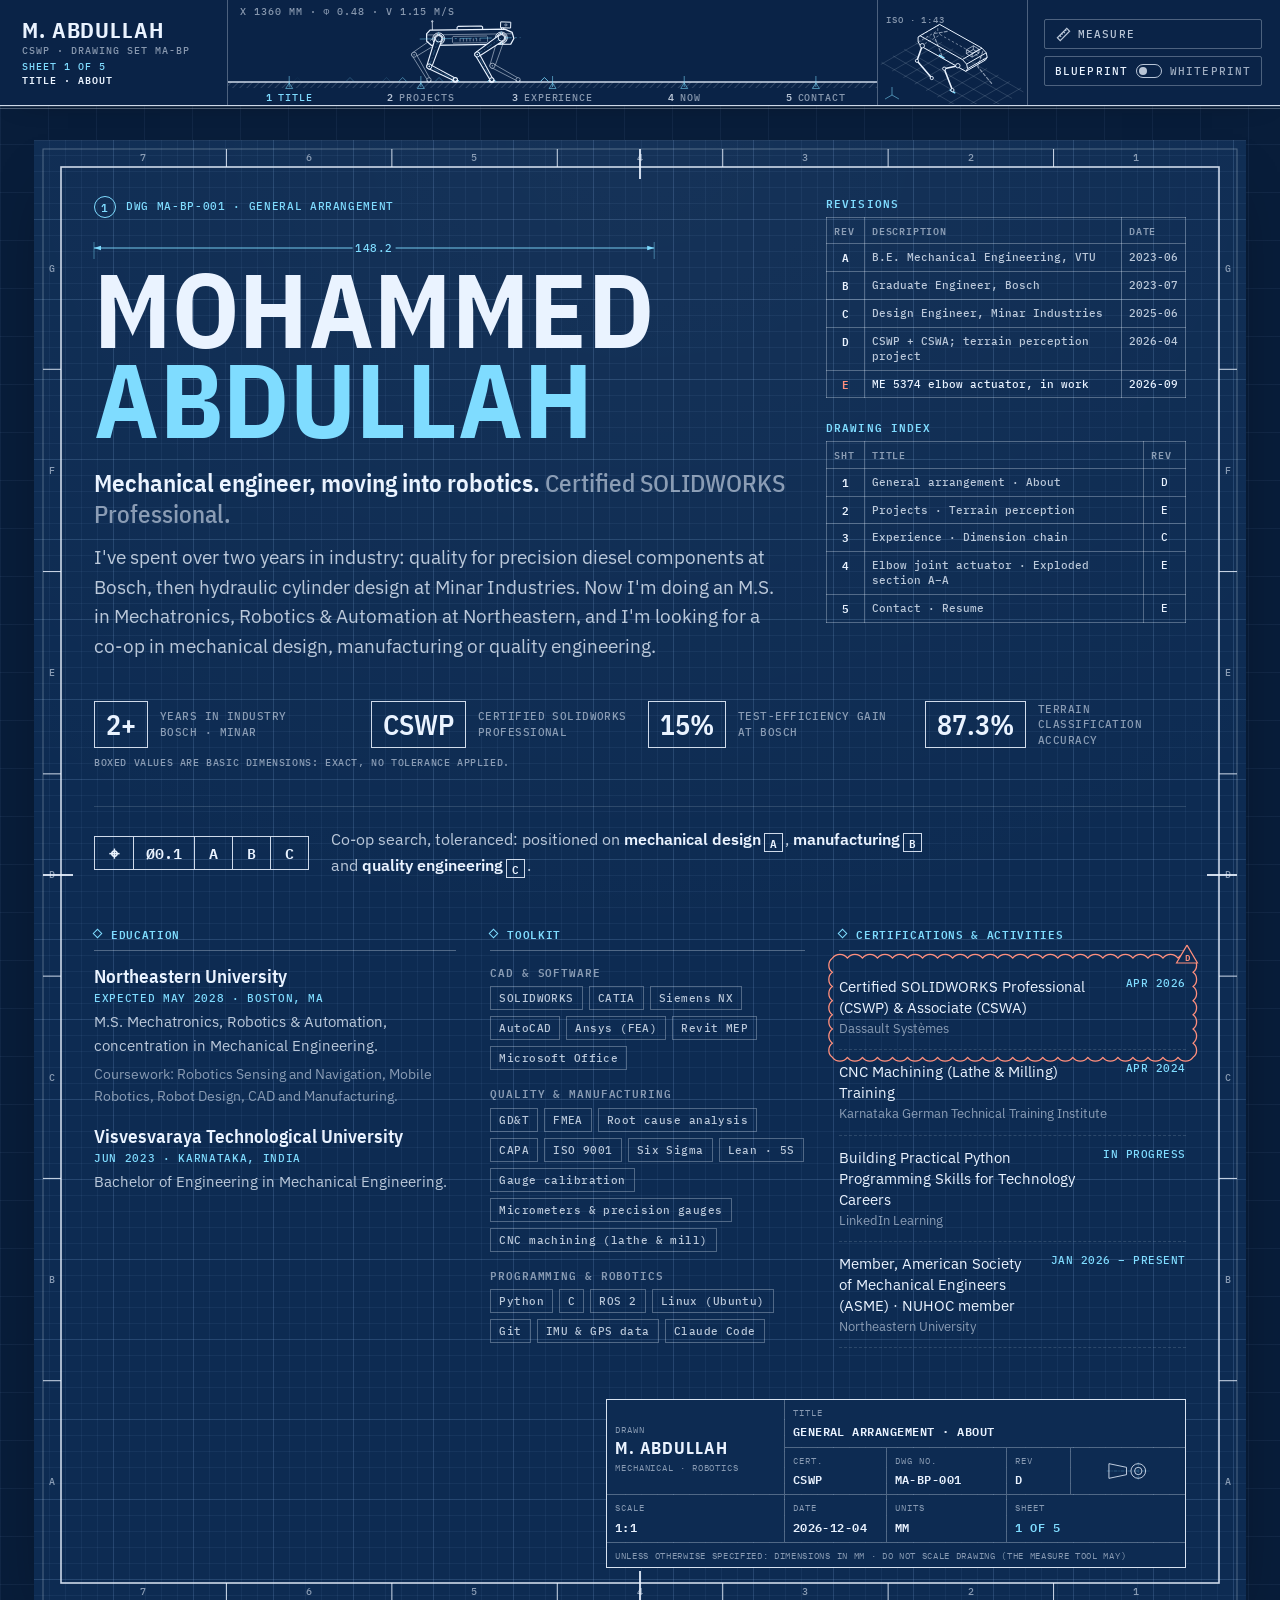
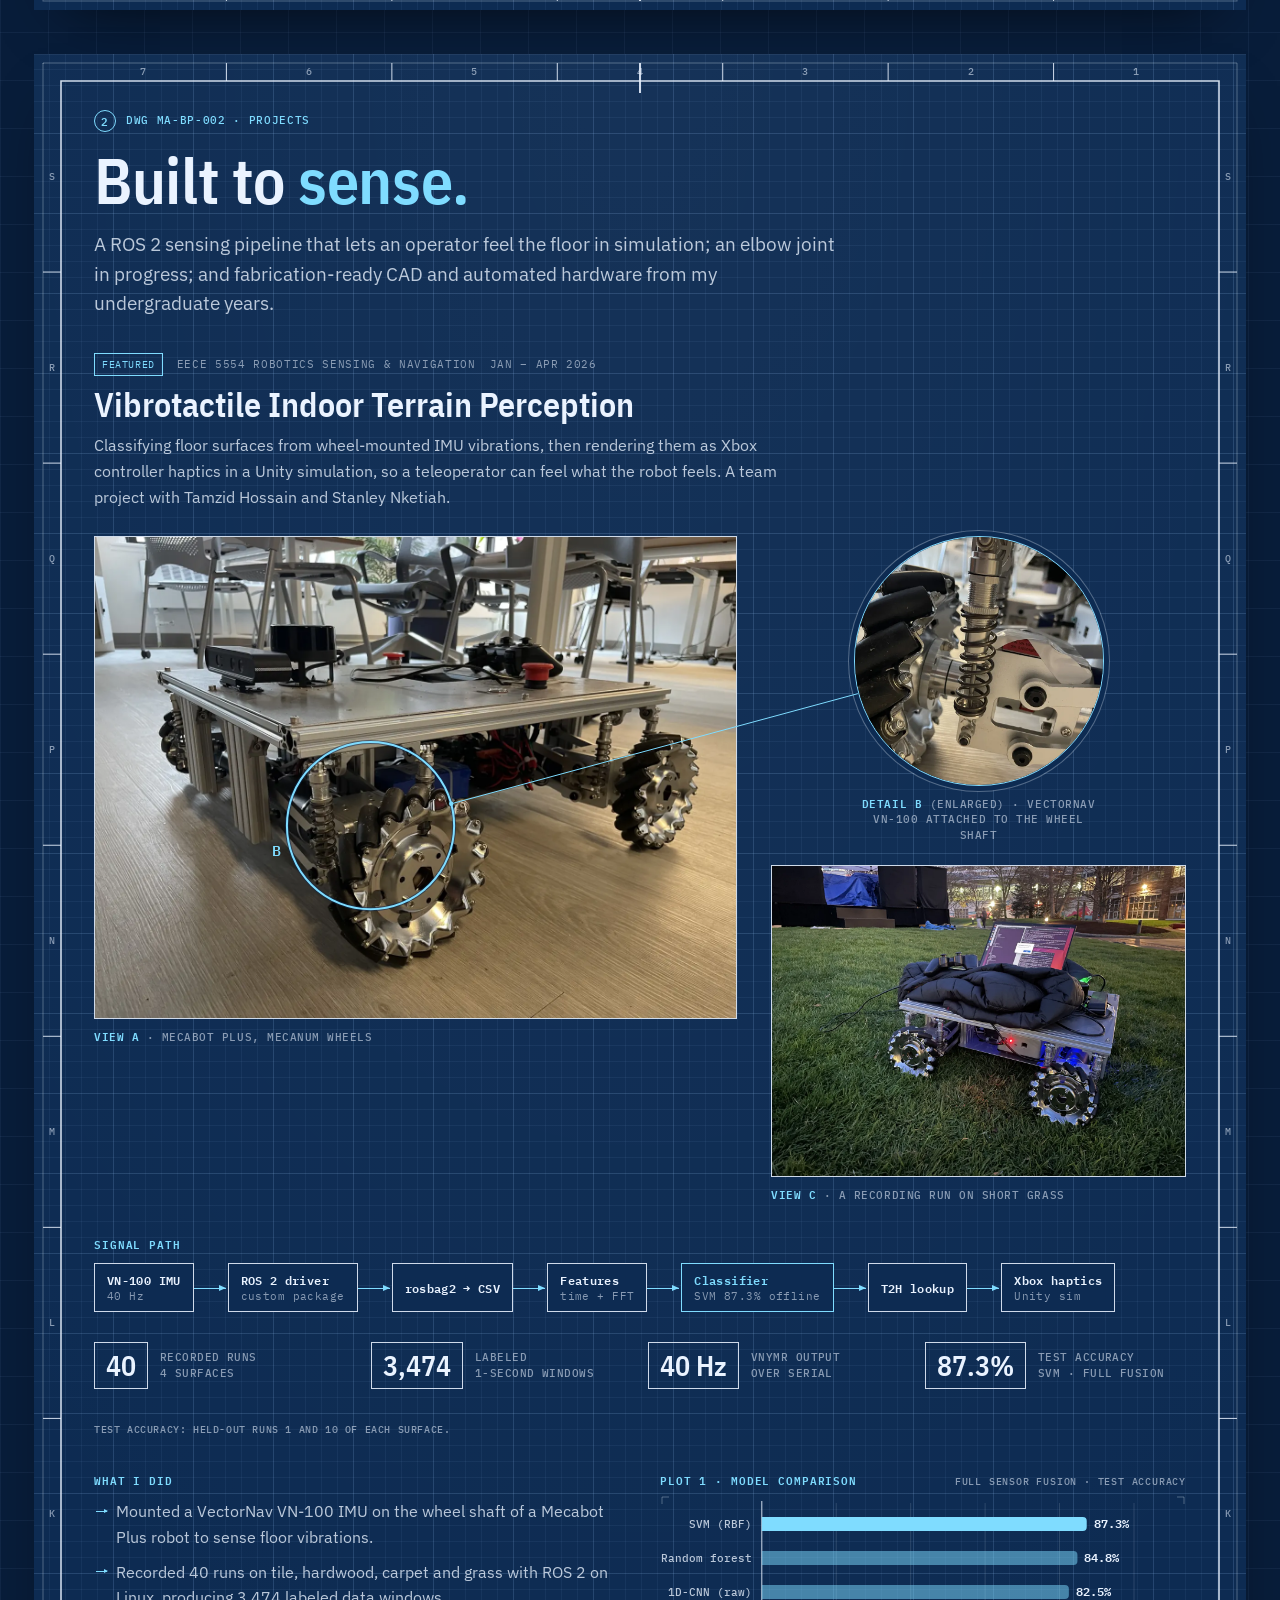
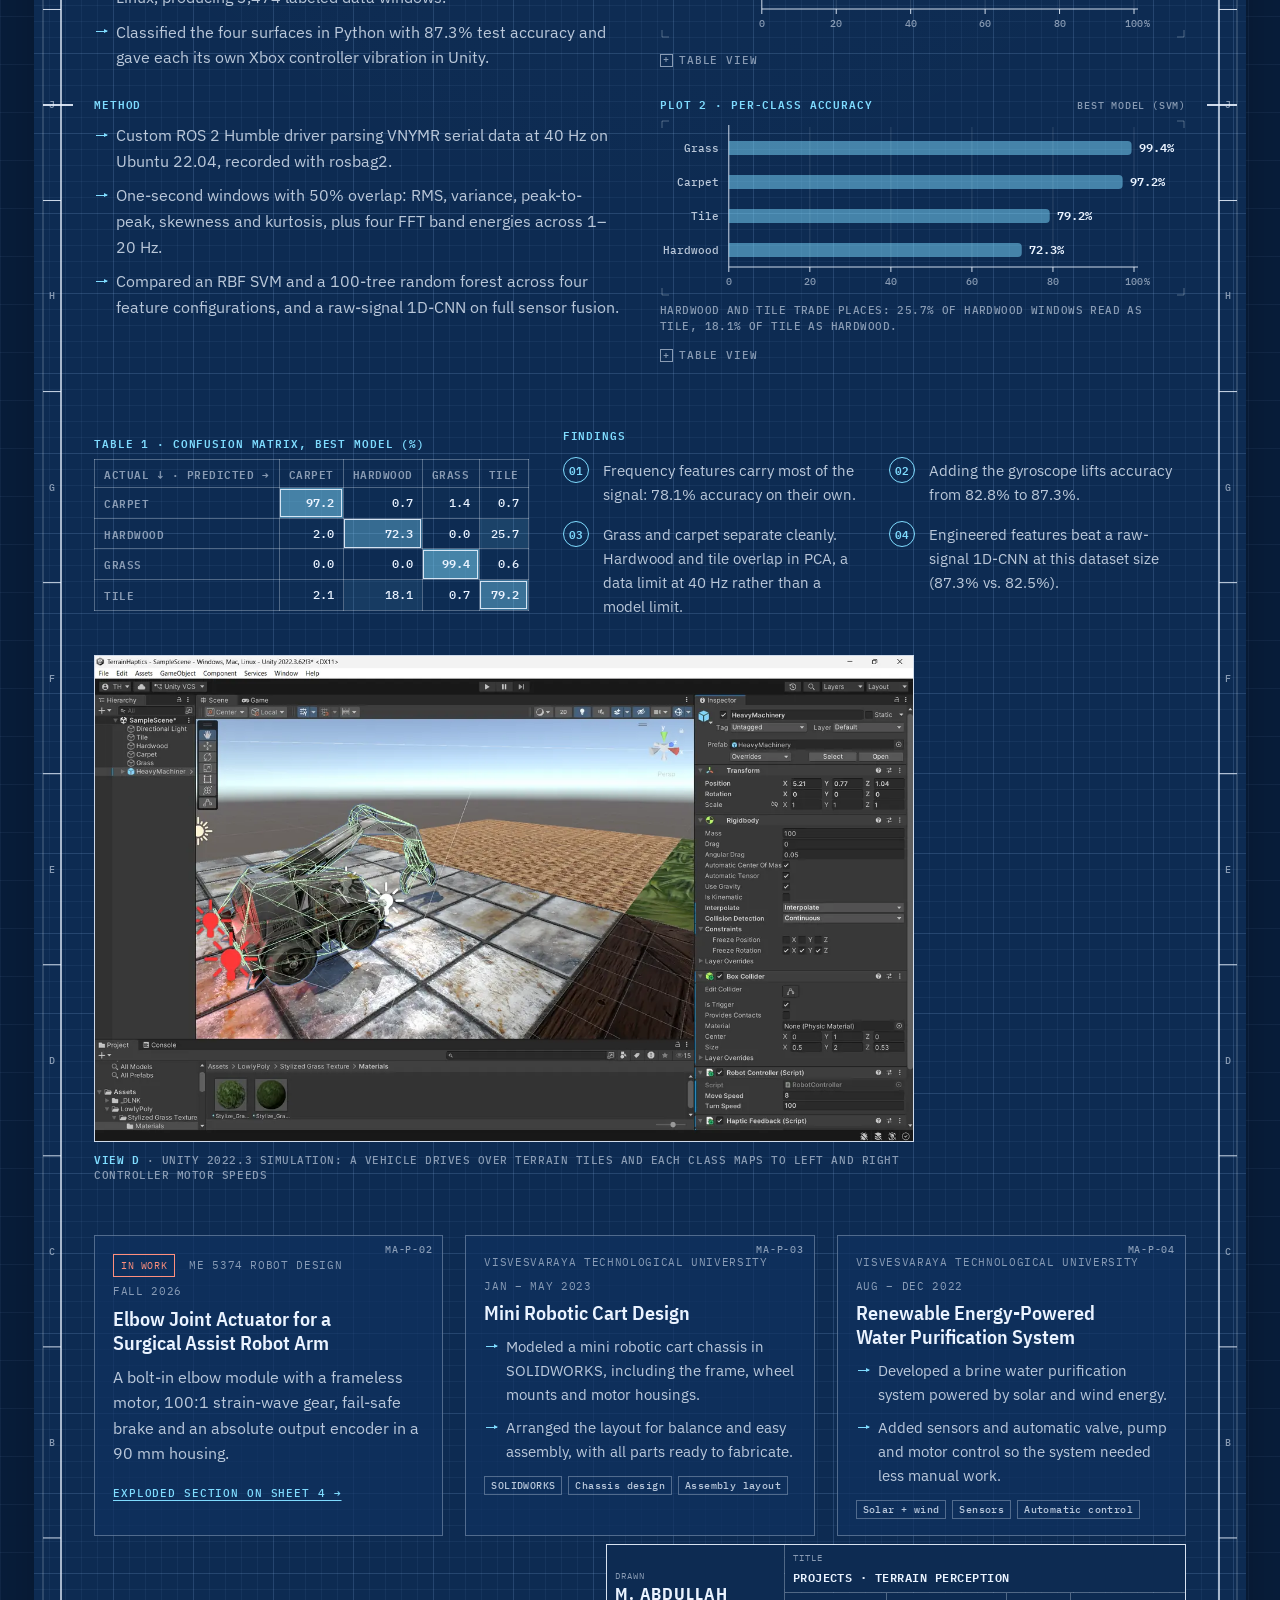
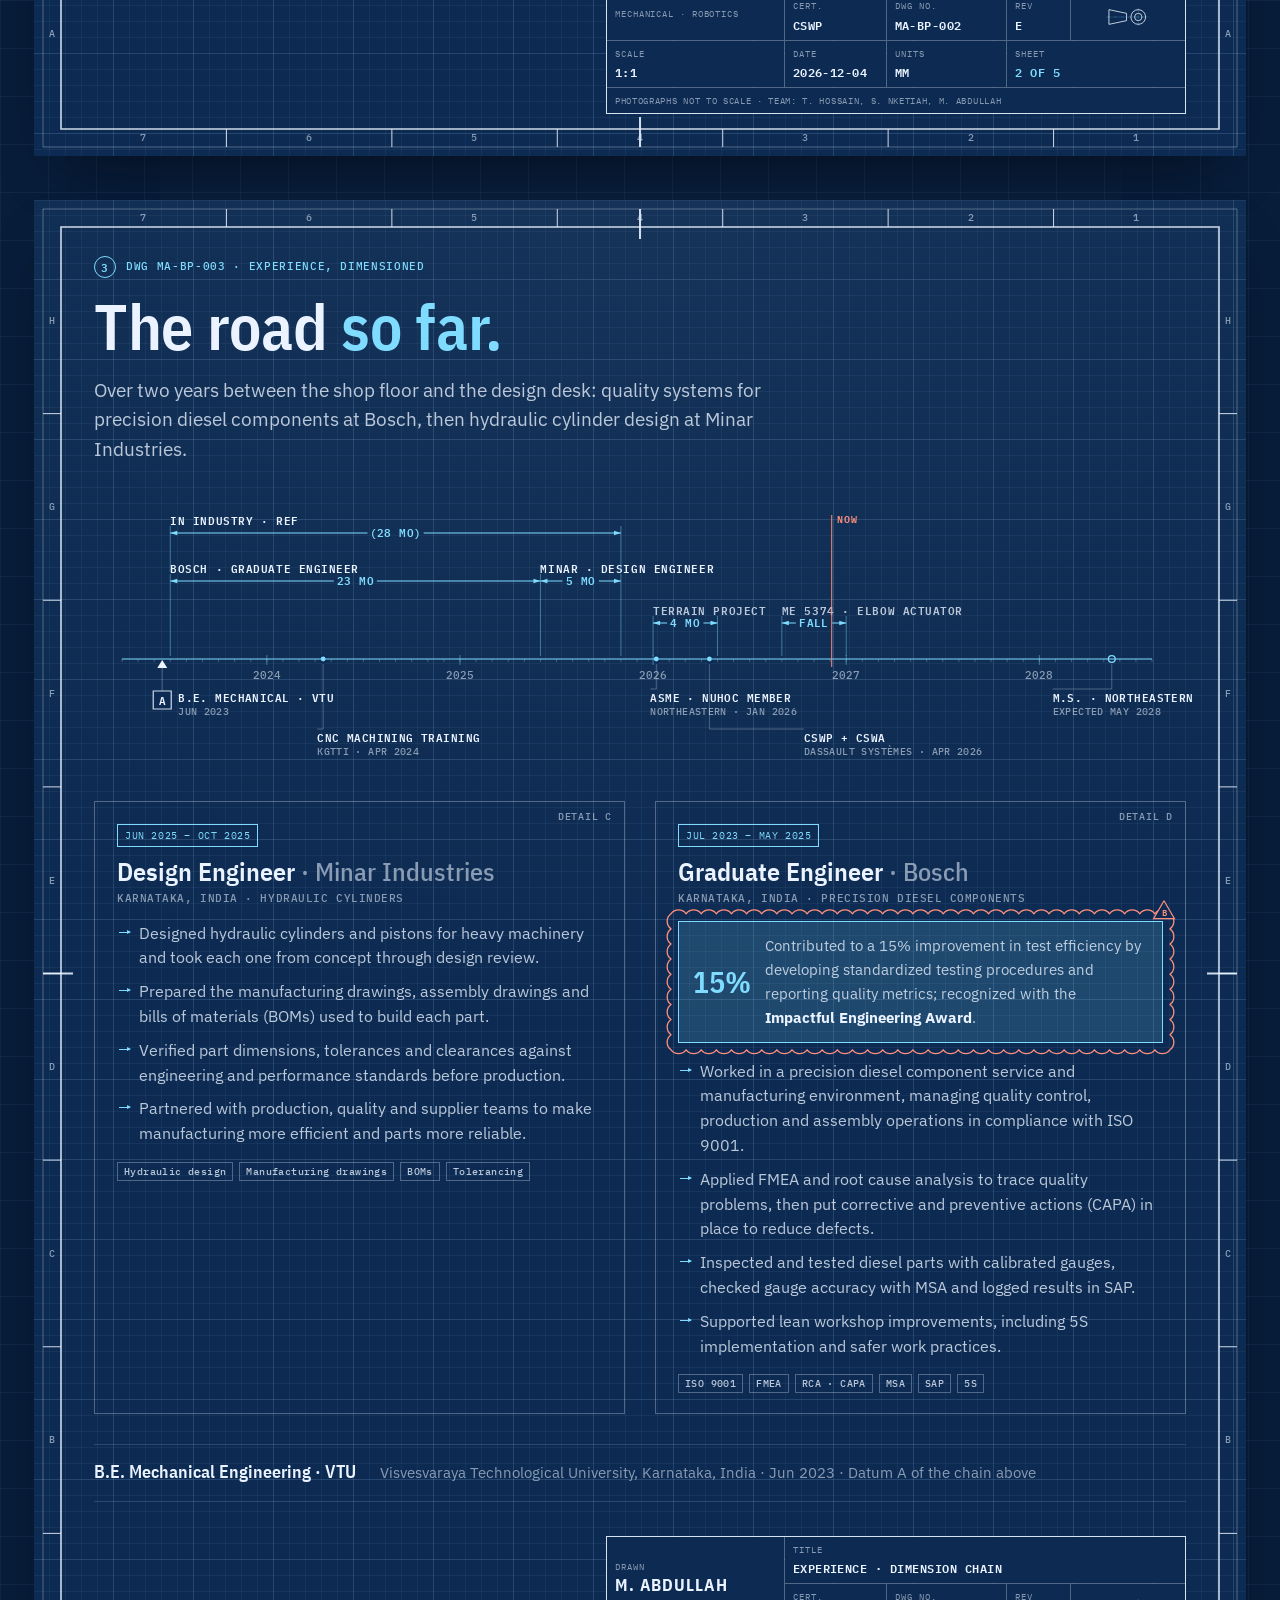
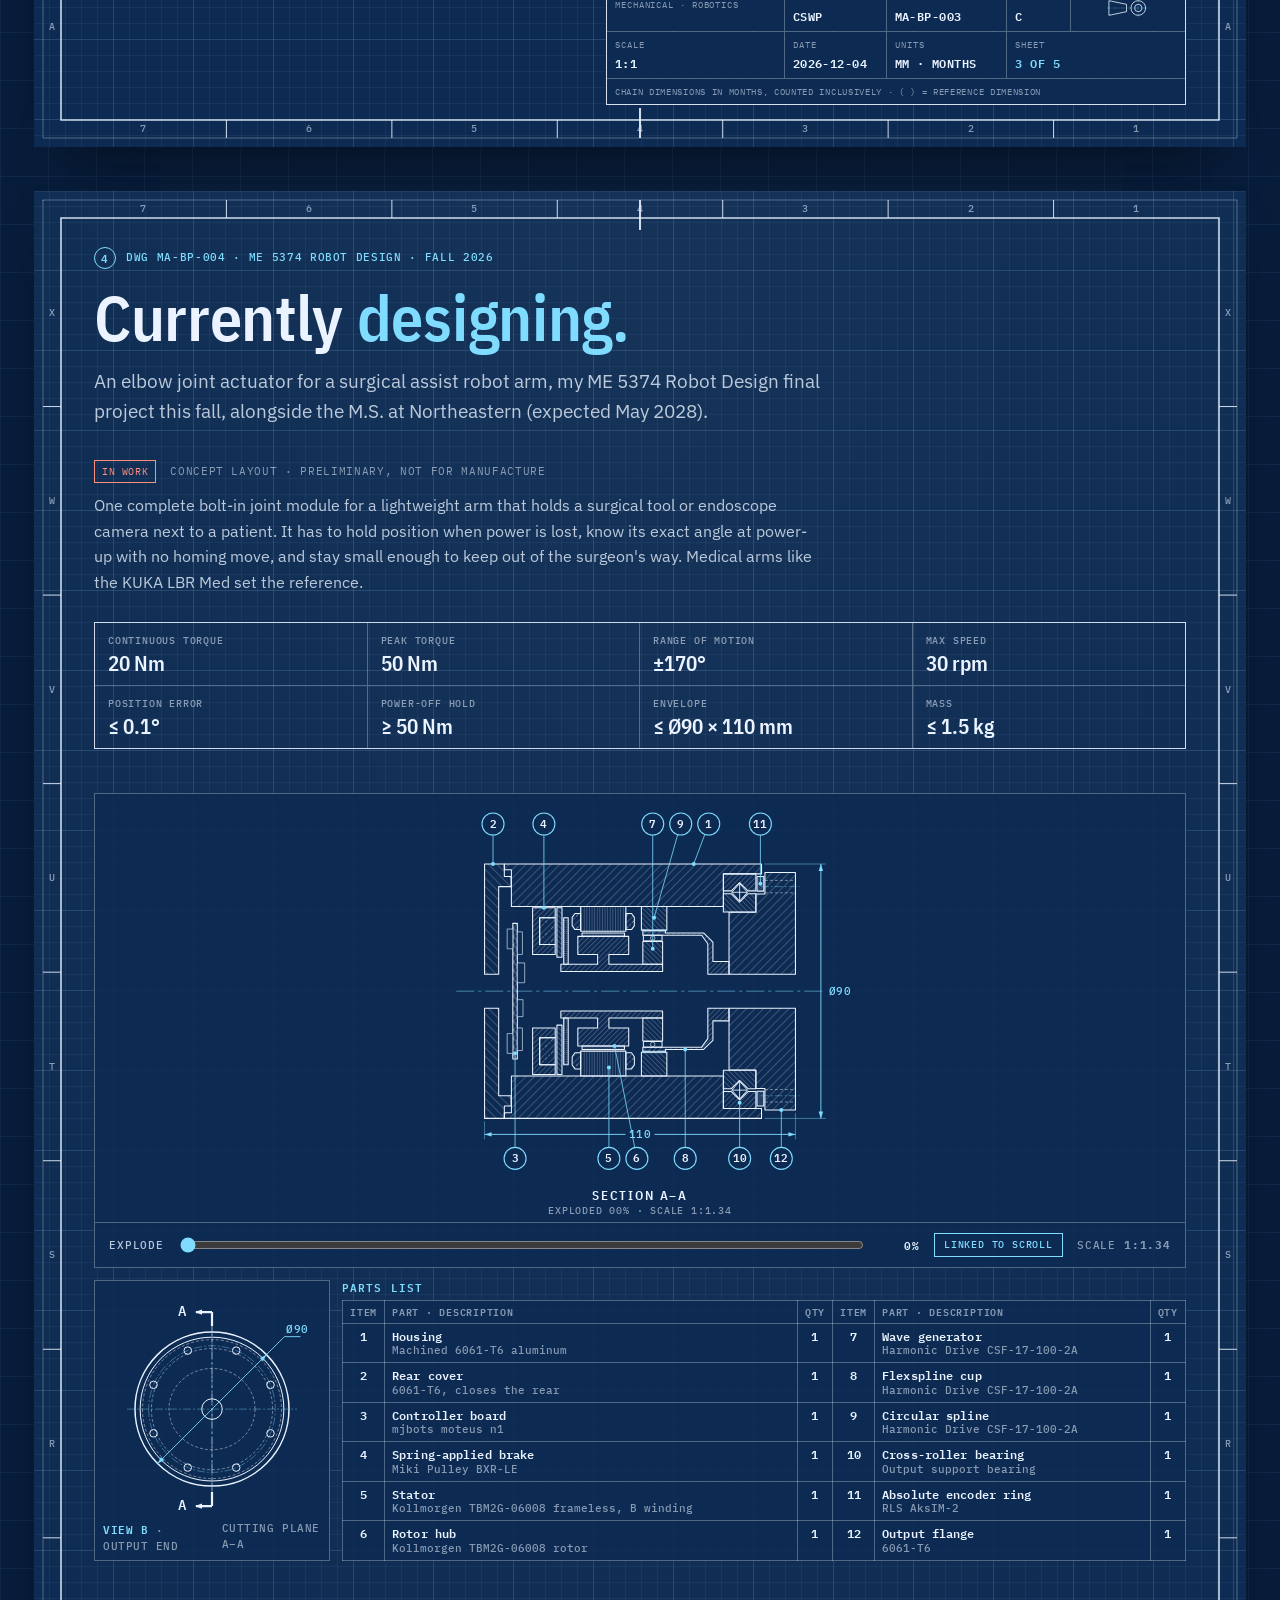
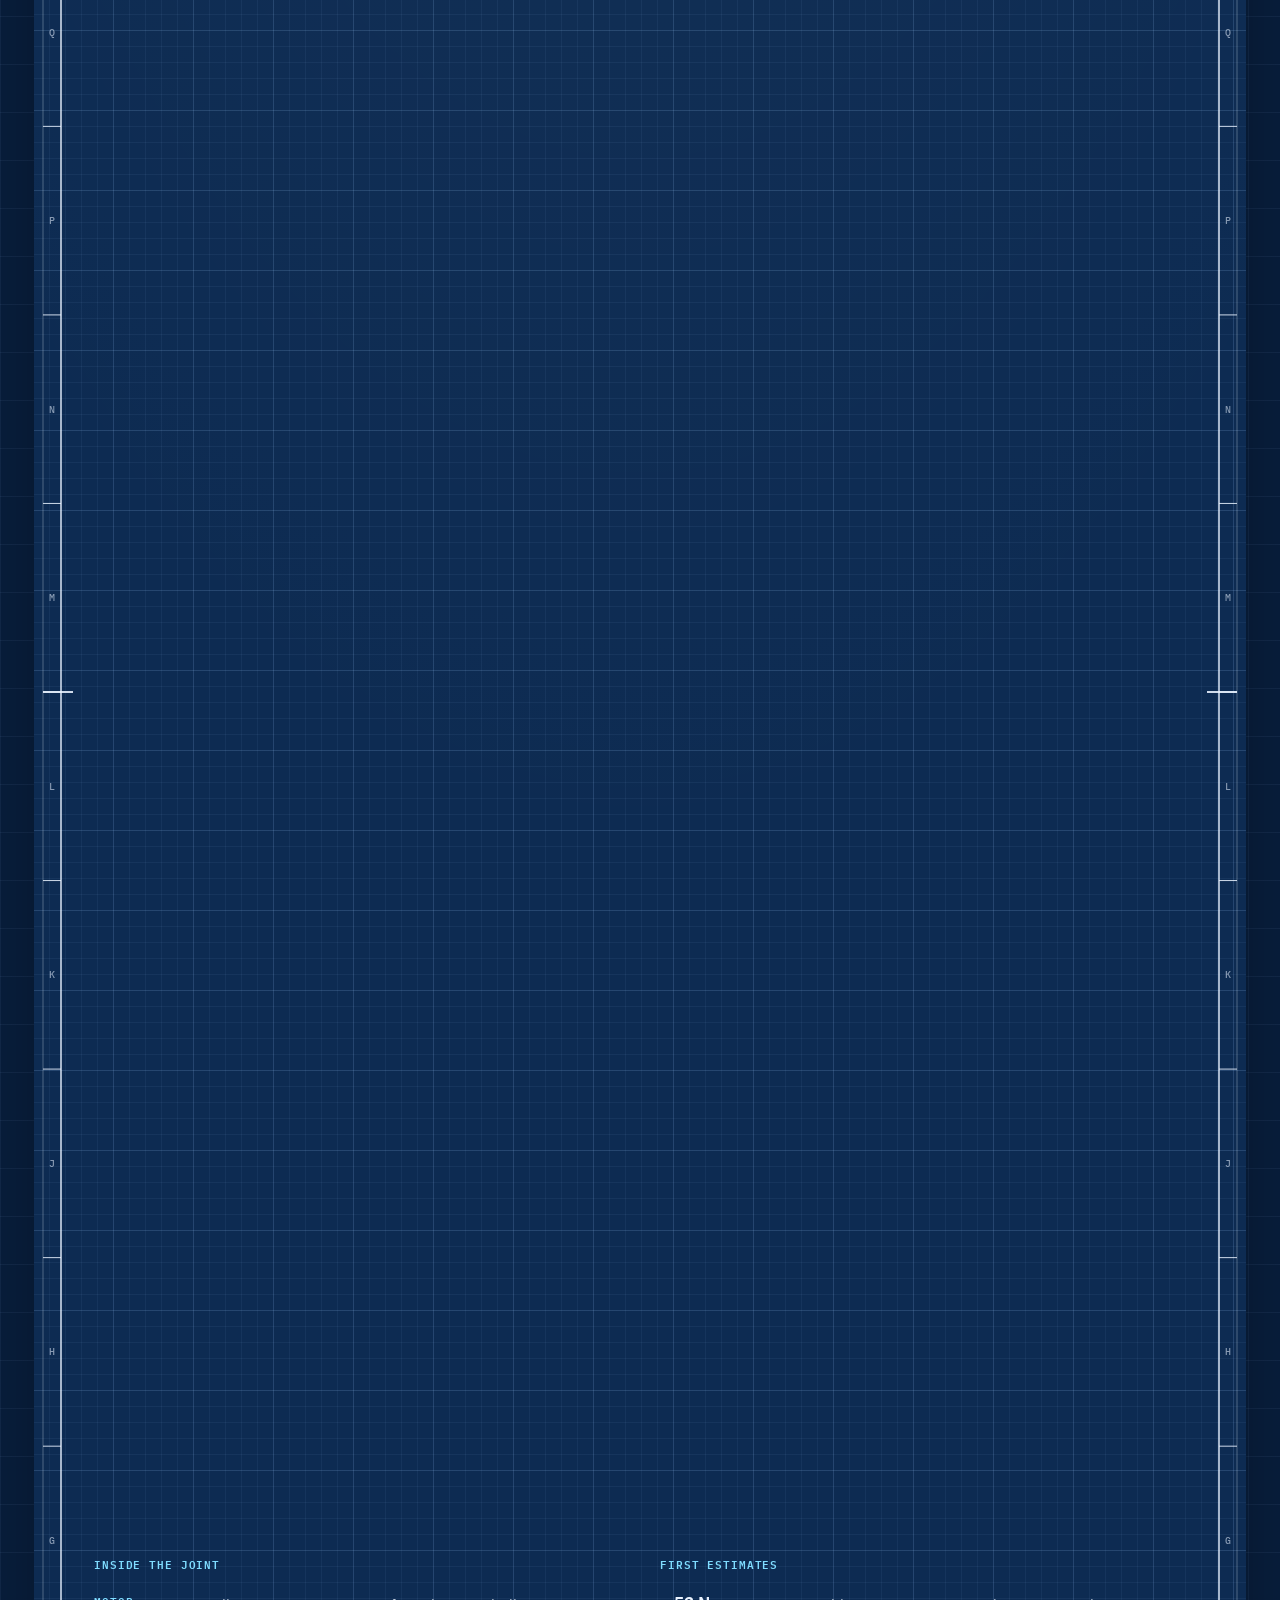
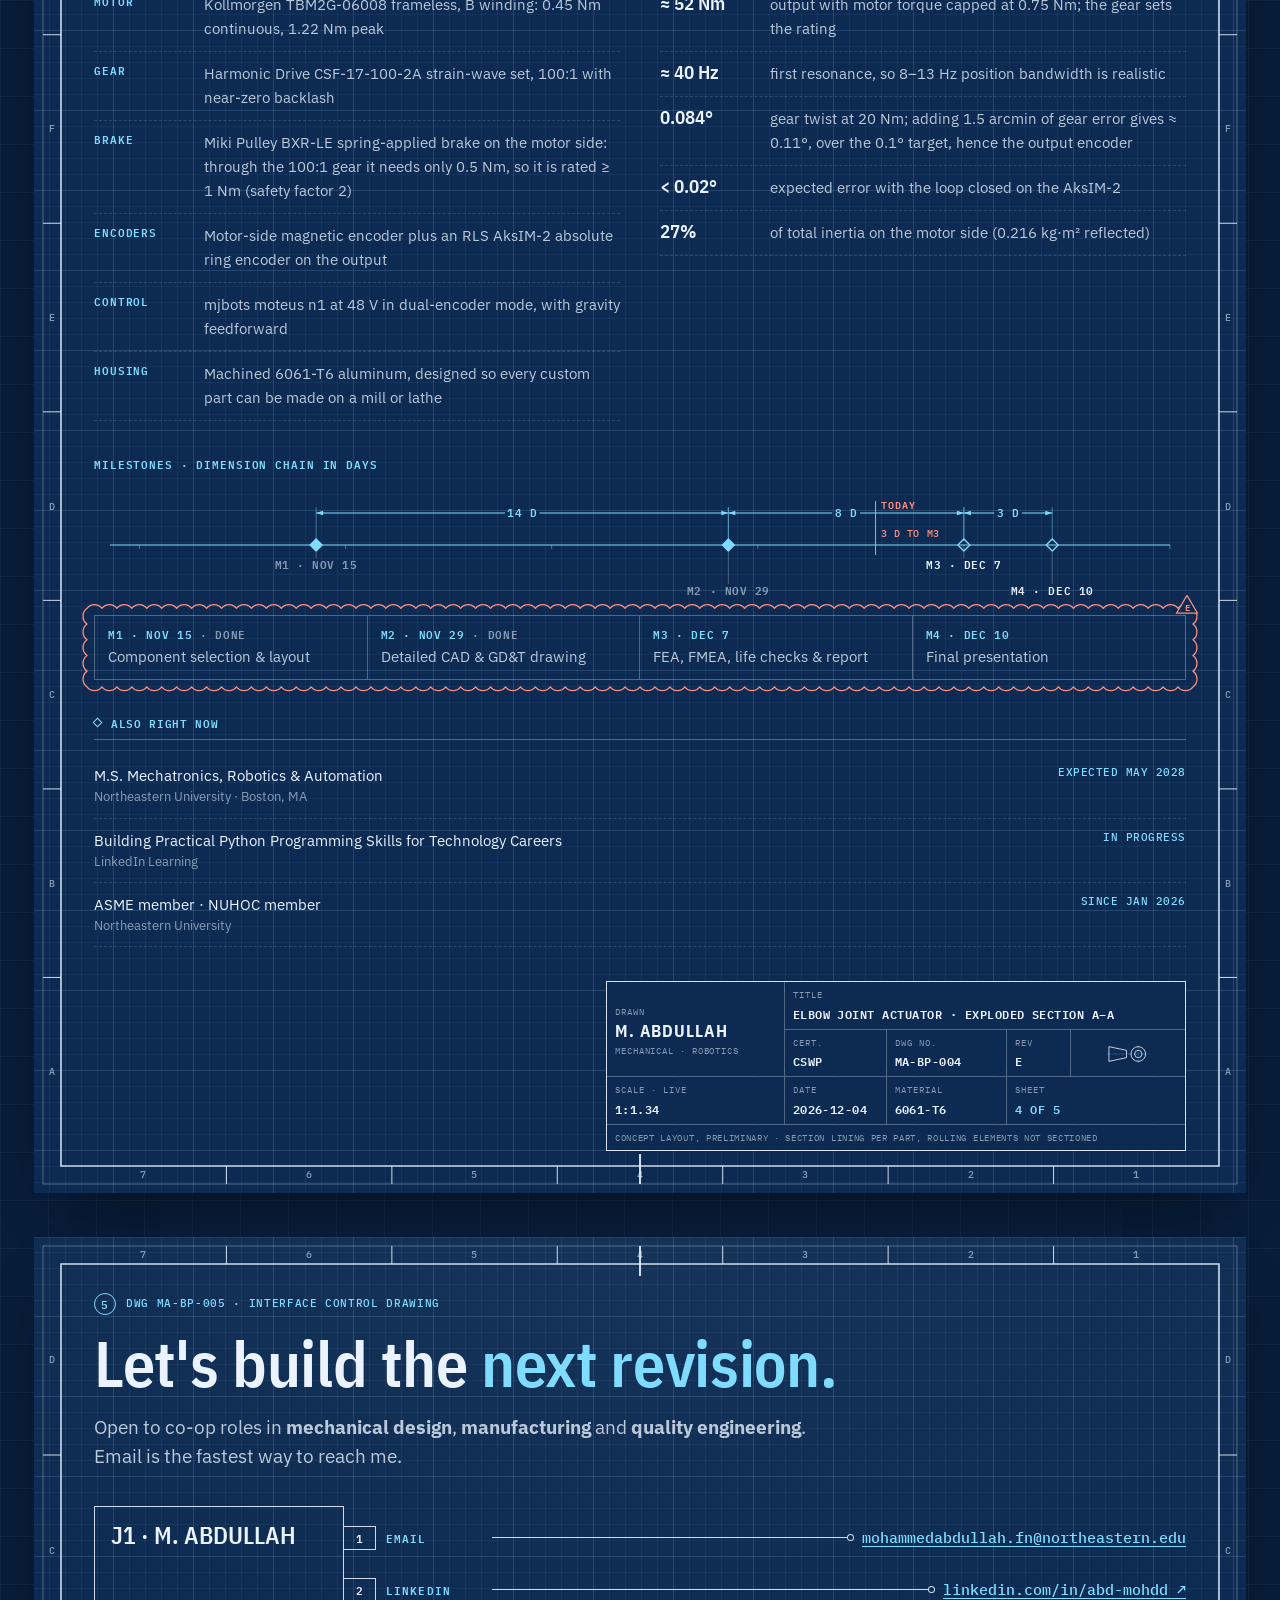
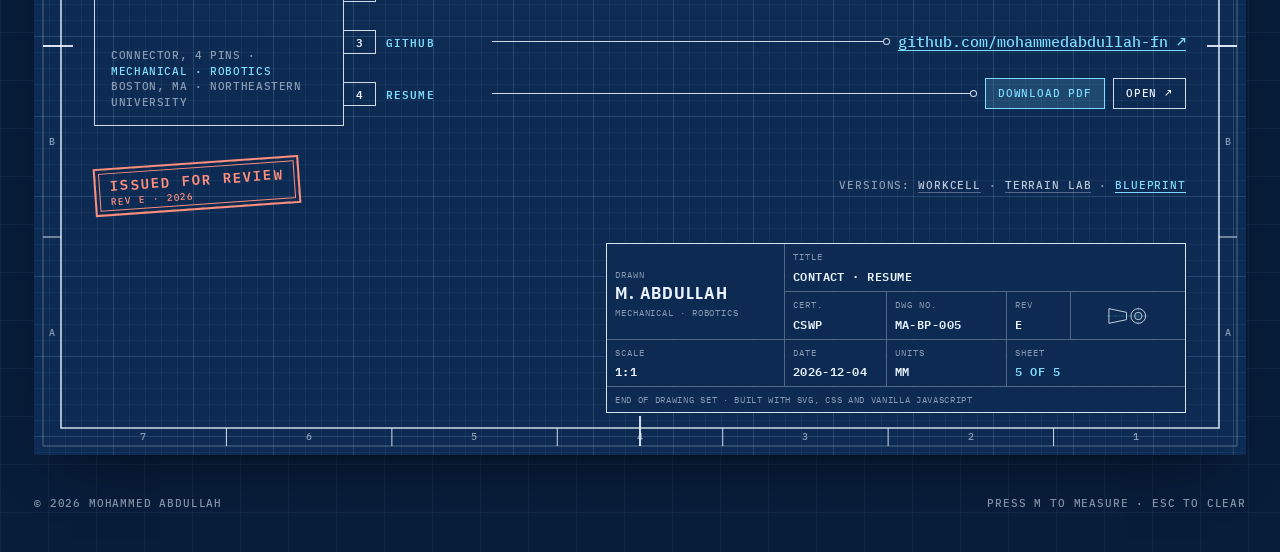
<file: blueprint/index.html>
<!doctype html>
<html lang="en" data-theme="blueprint">
<head>
  <meta charset="utf-8">
  <meta name="viewport" content="width=device-width, initial-scale=1, viewport-fit=cover">
  <title>Mohammed Abdullah · Blueprint · Mechanical &amp; Robotics Engineer</title>
  <meta name="description" content="Mohammed Abdullah's portfolio as an engineering drawing set: CSWP, M.S. Mechatronics, Robotics &amp; Automation at Northeastern, Bosch and Minar experience.">
  <meta name="theme-color" content="#0d2b52">
  <meta property="og:type" content="website">
  <meta property="og:title" content="Mohammed Abdullah · Blueprint">
  <meta property="og:description" content="A five-sheet drawing set: about, projects, experience, the ME 5374 elbow actuator in exploded section, and contact.">
  <meta property="og:url" content="https://mohammedabdullah-fn.github.io/blueprint/">
  <meta property="og:site_name" content="Mohammed Abdullah · Robotics Portfolio">
  <meta property="og:image" content="https://mohammedabdullah-fn.github.io/assets/og/blueprint.jpg">
  <meta property="og:image:width" content="1200">
  <meta property="og:image:height" content="630">
  <meta property="og:image:alt" content="Mohammed Abdullah's Blueprint: section A–A of an elbow joint actuator on blueprint paper">
  <meta name="twitter:card" content="summary_large_image">
  <link rel="canonical" href="https://mohammedabdullah-fn.github.io/blueprint/">
  <link rel="icon" href="favicon.svg" type="image/svg+xml">
  <link rel="preconnect" href="https://fonts.googleapis.com">
  <link rel="preconnect" href="https://fonts.gstatic.com" crossorigin>
  <link rel="stylesheet" href="https://fonts.googleapis.com/css2?family=IBM+Plex+Mono:wght@400;500;600&amp;family=IBM+Plex+Sans+Condensed:wght@500;600;700&amp;family=IBM+Plex+Sans:wght@400;500;600&amp;display=swap">
  <link rel="stylesheet" href="css/blueprint.css">
  <noscript><style>.stations .stn{position:static;transform:none}.stations{position:static;display:flex;gap:8px;height:auto}</style></noscript>
  <script>
    (function () {
      try {
        var t = localStorage.getItem('bp-theme');
        if (t === 'whiteprint' || t === 'blueprint') document.documentElement.setAttribute('data-theme', t);
      } catch (e) { /* storage unavailable */ }
    })();
  </script>
  <script type="module" src="js/main.js"></script>
</head>
<body>
<a class="skip" href="#sheet-1">Skip to the drawings</a>

<!-- ============================================================ STRIP -->
<header class="strip" id="strip">
  <a class="brand" href="#sheet-1" aria-label="Mohammed Abdullah, back to sheet 1">
    <span class="brand-name">M. Abdullah</span>
    <span class="brand-meta">CSWP · Drawing set MA-BP</span>
    <span class="strip-now"><span id="now-sheet">Sheet 1 of 5</span><span class="strip-sep"> · </span><b id="now-title">Title · About</b></span>
  </a>
  <div class="lane" id="lane">
    <svg class="lane-svg" id="lane-svg" aria-hidden="true" focusable="false"></svg>
    <p class="dro" id="dro" aria-hidden="true">X 0000 MM</p>
    <nav class="stations" aria-label="Drawing sheets">
      <a class="stn" href="#sheet-1"><b>1</b><span>Title</span></a>
      <a class="stn" href="#sheet-2"><b>2</b><span>Projects</span></a>
      <a class="stn" href="#sheet-3"><b>3</b><span>Experience</span></a>
      <a class="stn" href="#sheet-4"><b>4</b><span>Now</span></a>
      <a class="stn" href="#sheet-5"><b>5</b><span>Contact</span></a>
    </nav>
  </div>
  <figure class="iso" id="iso" aria-hidden="true">
    <div class="iso-box" id="iso-box"><svg id="iso-svg" focusable="false"></svg></div>
    <figcaption id="iso-cap">ISO</figcaption>
  </figure>
  <div class="tools">
    <button class="tool" id="btn-measure" type="button" aria-pressed="false" title="Measure: click two points on a sheet (M). Esc clears.">
      <svg class="ico" viewBox="0 0 16 16" aria-hidden="true"><path d="M1.5 11.5 11.5 1.5l3 3-10 10z"/><path d="M4 9l1.5 1.5M6 7l1 1M8 5l1.5 1.5M10 3l1 1"/></svg><span class="lbl">Measure</span>
    </button>
    <button class="tool tool--theme" id="btn-theme" type="button" aria-pressed="false" aria-label="Whiteprint drawing style" title="Switch between blueprint and whiteprint">
      <span class="tt" data-v="blueprint">Blueprint</span><span class="tt-sw" aria-hidden="true"><i></i></span><span class="tt" data-v="whiteprint">Whiteprint</span>
    </button>
  </div>
</header>

<main class="set" id="set">

<!-- ======================================================= SHEET 1: TITLE -->
<section class="sheet" id="sheet-1" data-label="Sheet 1" data-title="Title · About" aria-labelledby="s1-name">
  <div class="sh-in">
    <div class="s1-top">
      <div class="s1-hero">
        <p class="kicker"><span class="badge">1</span>DWG MA-BP-001 · General arrangement</p>
        <h1 class="name" id="s1-name" data-dim data-dim-offset="16"><span><span class="dim-target">Mohammed</span></span><span class="name-l2">Abdullah</span></h1>
        <p class="role">Mechanical engineer, moving into robotics. <span>Certified SOLIDWORKS Professional.</span></p>
        <p class="lead">I've spent over two years in industry: quality for precision diesel components at Bosch, then hydraulic cylinder design at Minar Industries. Now I'm doing an M.S. in Mechatronics, Robotics &amp; Automation at Northeastern, and I'm looking for a co-op in mechanical design, manufacturing or quality engineering.</p>
      </div>
      <div class="revs" role="group" aria-label="Revision history and drawing index">
        <table class="revtable">
          <caption>Revisions</caption>
          <thead><tr><th scope="col">Rev</th><th scope="col">Description</th><th scope="col">Date</th></tr></thead>
          <tbody>
            <tr><td>A</td><td>B.E. Mechanical Engineering, VTU</td><td>2023-06</td></tr>
            <tr><td>B</td><td>Graduate Engineer, Bosch</td><td>2023-07</td></tr>
            <tr><td>C</td><td>Design Engineer, Minar Industries</td><td>2025-06</td></tr>
            <tr><td>D</td><td>CSWP + CSWA; terrain perception project</td><td>2026-04</td></tr>
            <tr class="is-current"><td>E</td><td>ME 5374 elbow actuator, in work</td><td>2026-09</td></tr>
          </tbody>
        </table>
        <table class="revtable idx">
          <caption>Drawing index</caption>
          <thead><tr><th scope="col">Sht</th><th scope="col">Title</th><th scope="col">Rev</th></tr></thead>
          <tbody>
            <tr><td>1</td><td><a href="#sheet-1">General arrangement · About</a></td><td>D</td></tr>
            <tr><td>2</td><td><a href="#sheet-2">Projects · Terrain perception</a></td><td>E</td></tr>
            <tr><td>3</td><td><a href="#sheet-3">Experience · Dimension chain</a></td><td>C</td></tr>
            <tr><td>4</td><td><a href="#sheet-4">Elbow joint actuator · Exploded section A–A</a></td><td>E</td></tr>
            <tr><td>5</td><td><a href="#sheet-5">Contact · Resume</a></td><td>E</td></tr>
          </tbody>
        </table>
      </div>
    </div>

    <div class="basics" role="list" aria-label="Key figures">
      <div class="basic" role="listitem"><b>2+</b><span>Years in industry<br>Bosch · Minar</span></div>
      <div class="basic" role="listitem"><b>CSWP</b><span>Certified SOLIDWORKS<br>Professional</span></div>
      <div class="basic" role="listitem"><b>15%</b><span>Test-efficiency gain<br>at Bosch</span></div>
      <div class="basic" role="listitem"><b>87.3%</b><span>Terrain classification<br>accuracy</span></div>
    </div>
    <p class="basic-note">Boxed values are basic dimensions: exact, no tolerance applied.</p>

    <div class="fcf-row">
      <div class="fcf" role="img" aria-label="Feature control frame: position, diameter 0.1, datums A, B and C">
        <span class="fcf-c fcf-sym" aria-hidden="true">⌖</span><span class="fcf-c" aria-hidden="true">Ø0.1</span><span class="fcf-c" aria-hidden="true">A</span><span class="fcf-c" aria-hidden="true">B</span><span class="fcf-c" aria-hidden="true">C</span>
      </div>
      <p class="fcf-cap">Co-op search, toleranced: positioned on <b>mechanical design</b><i class="datum" aria-hidden="true">A</i>, <b>manufacturing</b><i class="datum" aria-hidden="true">B</i> and <b>quality engineering</b><i class="datum" aria-hidden="true">C</i>.</p>
    </div>

    <div class="s1-cols">
      <section aria-labelledby="s1-edu">
        <h2 class="nh" id="s1-edu">Education</h2>
        <div class="edu">
          <div>
            <h3>Northeastern University</h3>
            <span class="when">Expected May 2028 · Boston, MA</span>
            <p>M.S. Mechatronics, Robotics &amp; Automation, concentration in Mechanical Engineering.</p>
            <p class="note">Coursework: Robotics Sensing and Navigation, Mobile Robotics, Robot Design, CAD and Manufacturing.</p>
          </div>
          <div>
            <h3>Visvesvaraya Technological University</h3>
            <span class="when">Jun 2023 · Karnataka, India</span>
            <p>Bachelor of Engineering in Mechanical Engineering.</p>
          </div>
        </div>
      </section>
      <section aria-labelledby="s1-tool">
        <h2 class="nh" id="s1-tool">Toolkit</h2>
        <div class="skill">
          <h3>CAD &amp; software</h3>
          <ul class="chips"><li>SOLIDWORKS</li><li>CATIA</li><li>Siemens NX</li><li>AutoCAD</li><li>Ansys (FEA)</li><li>Revit MEP</li><li>Microsoft Office</li></ul>
        </div>
        <div class="skill">
          <h3>Quality &amp; manufacturing</h3>
          <ul class="chips"><li>GD&amp;T</li><li>FMEA</li><li>Root cause analysis</li><li>CAPA</li><li>ISO 9001</li><li>Six Sigma</li><li>Lean · 5S</li><li>Gauge calibration</li><li>Micrometers &amp; precision gauges</li><li>CNC machining (lathe &amp; mill)</li></ul>
        </div>
        <div class="skill">
          <h3>Programming &amp; robotics</h3>
          <ul class="chips"><li>Python</li><li>C</li><li>ROS 2</li><li>Linux (Ubuntu)</li><li>Git</li><li>IMU &amp; GPS data</li><li>Claude Code</li></ul>
        </div>
      </section>
      <section aria-labelledby="s1-cert">
        <h2 class="nh" id="s1-cert">Certifications &amp; activities</h2>
        <ul class="rows">
          <li data-rev="D"><span>Certified SOLIDWORKS Professional (CSWP) &amp; Associate (CSWA)<em>Dassault Systèmes</em></span><span class="when">Apr 2026</span></li>
          <li><span>CNC Machining (Lathe &amp; Milling) Training<em>Karnataka German Technical Training Institute</em></span><span class="when">Apr 2024</span></li>
          <li><span>Building Practical Python Programming Skills for Technology Careers<em>LinkedIn Learning</em></span><span class="when">In progress</span></li>
          <li><span>Member, American Society of Mechanical Engineers (ASME) · NUHOC member<em>Northeastern University</em></span><span class="when">Jan 2026 – Present</span></li>
        </ul>
      </section>
    </div>

    <footer class="tb" role="group" aria-label="Title block, sheet 1">
      <div class="tb-who"><span class="k">Drawn</span><b>M. Abdullah</b><span>Mechanical · Robotics</span></div>
      <div class="tb-title"><span class="k">Title</span><b>General arrangement · About</b></div>
      <div><span class="k">Cert.</span><b>CSWP</b></div>
      <div><span class="k">Dwg no.</span><b>MA-BP-001</b></div>
      <div><span class="k">Rev</span><b>D</b></div>
      <div class="tb-proj" title="Third-angle projection"><svg viewBox="0 0 60 26" aria-label="Third-angle projection symbol" role="img"><path class="c" d="M1 13h58M44 1v24"/><path d="M4 3 28 8v10L4 23z"/><circle cx="44" cy="13" r="10"/><circle cx="44" cy="13" r="5"/></svg></div>
      <div><span class="k">Scale</span><b data-tb="scale">1:1</b></div>
      <div><span class="k">Date</span><b data-tb="date">2026-10-29</b></div>
      <div><span class="k">Units</span><b>mm</b></div>
      <div class="tb-sheet"><span class="k">Sheet</span><b>1 of 5</b></div>
      <div class="tb-note">Unless otherwise specified: dimensions in mm · Do not scale drawing (the Measure tool may)</div>
    </footer>
  </div>
</section>

<!-- ==================================================== SHEET 2: PROJECTS -->
<section class="sheet" id="sheet-2" data-label="Sheet 2" data-title="Projects" aria-labelledby="s2-title">
  <div class="sh-in">
    <header class="sh-head">
      <p class="kicker"><span class="badge">2</span>DWG MA-BP-002 · Projects</p>
      <h2 class="sh-title" id="s2-title">Built to <em>sense.</em></h2>
      <p class="lead">A ROS&nbsp;2 sensing pipeline that lets an operator feel the floor in simulation; an elbow joint in progress; and fabrication-ready CAD and automated hardware from my undergraduate years.</p>
    </header>

    <article class="feat" aria-labelledby="p-terrain">
      <p class="meta"><span class="tag">Featured</span><span>EECE 5554 Robotics Sensing &amp; Navigation</span><span>Jan – Apr 2026</span></p>
      <h3 class="ph" id="p-terrain">Vibrotactile Indoor Terrain Perception</h3>
      <p class="sub">Classifying floor surfaces from wheel-mounted IMU vibrations, then rendering them as Xbox controller haptics in a Unity simulation, so a teleoperator can feel what the robot feels. A team project with Tamzid Hossain and Stanley Nketiah.</p>

      <div class="views">
        <figure class="view view-a">
          <div class="view-img" id="view-a" data-circle="0.43,0.6,0.13" data-leader="#detail-b" data-leader-label="B">
            <img src="../assets/img/terrain-robot.webp" width="1400" height="1050" loading="lazy" alt="Mecabot Plus mobile robot with mecanum wheels on a hardwood floor">
            <svg class="view-mark" viewBox="0 0 1400 1050" aria-hidden="true" focusable="false"><circle class="vm-c2" cx="602" cy="630" r="182"/><circle cx="602" cy="630" r="182"/></svg>
          </div>
          <figcaption><b>View A</b> · Mecabot Plus, mecanum wheels</figcaption>
        </figure>
        <figure class="view view-b">
          <div class="detail" id="detail-b"><img src="../assets/img/terrain-imu-mount.webp" width="1100" height="825" loading="lazy" alt="Close-up of the VectorNav VN-100 IMU attached to the robot's wheel shaft"></div>
          <figcaption><b>Detail B</b> (enlarged) · VectorNav VN-100 attached to the wheel shaft</figcaption>
        </figure>
        <figure class="view view-c">
          <img src="../assets/img/terrain-field-test.webp" width="1400" height="1050" loading="lazy" alt="The robot and a laptop recording a test run on grass at night">
          <figcaption><b>View C</b> · a recording run on short grass</figcaption>
        </figure>
      </div>

      <h4 class="mini">Signal path</h4>
      <ol class="pipe" data-plot aria-label="Pipeline from IMU to haptics">
        <li style="--i:0"><span>VN-100 IMU</span><small>40 Hz</small></li>
        <li style="--i:1"><span>ROS 2 driver</span><small>custom package</small></li>
        <li style="--i:2"><span>rosbag2 → CSV</span></li>
        <li style="--i:3"><span>Features</span><small>time + FFT</small></li>
        <li style="--i:4" class="is-key"><span>Classifier</span><small>SVM 87.3% offline</small></li>
        <li style="--i:5"><span>T2H lookup</span></li>
        <li style="--i:6"><span>Xbox haptics</span><small>Unity sim</small></li>
      </ol>

      <div class="basics basics--tight" role="list" aria-label="Project figures">
        <div class="basic" role="listitem"><b>40</b><span>Recorded runs<br>4 surfaces</span></div>
        <div class="basic" role="listitem"><b>3,474</b><span>Labeled<br>1-second windows</span></div>
        <div class="basic" role="listitem"><b>40 Hz</b><span>VNYMR output<br>over serial</span></div>
        <div class="basic" role="listitem"><b>87.3%</b><span>Test accuracy<br>SVM · full fusion</span></div>
      </div>
      <p class="basic-note">Test accuracy: held-out runs 1 and 10 of each surface.</p>

      <div class="two">
        <div>
          <h4 class="mini">What I did</h4>
          <ul class="bullets">
            <li>Mounted a VectorNav VN-100 IMU on the wheel shaft of a Mecabot Plus robot to sense floor vibrations.</li>
            <li>Recorded 40 runs on tile, hardwood, carpet and grass with ROS 2 on Linux, producing 3,474 labeled data windows.</li>
            <li>Classified the four surfaces in Python with 87.3% test accuracy and gave each its own Xbox controller vibration in Unity.</li>
          </ul>
          <h4 class="mini">Method</h4>
          <ul class="bullets">
            <li>Custom ROS 2 Humble driver parsing VNYMR serial data at 40 Hz on Ubuntu 22.04, recorded with rosbag2.</li>
            <li>One-second windows with 50% overlap: RMS, variance, peak-to-peak, skewness and kurtosis, plus four FFT band energies across 1–20 Hz.</li>
            <li>Compared an RBF SVM and a 100-tree random forest across four feature configurations, and a raw-signal 1D-CNN on full sensor fusion.</li>
          </ul>
        </div>
        <div>
          <div class="plot">
            <div class="plot-h"><h4 class="mini">Plot 1 · Model comparison</h4><span>Full sensor fusion · test accuracy</span></div>
            <div class="ch" id="ch-models"></div>
            <details class="tview"><summary>Table view</summary>
              <table class="dtable"><caption>Test accuracy, full sensor fusion</caption><thead><tr><th scope="col">Model</th><th scope="col">Accuracy (%)</th></tr></thead>
                <tbody><tr><th scope="row">SVM (RBF)</th><td>87.3</td></tr><tr><th scope="row">Random forest (100 trees)</th><td>84.8</td></tr><tr><th scope="row">1D-CNN (raw signal)</th><td>82.5</td></tr></tbody></table>
            </details>
          </div>
          <div class="plot">
            <div class="plot-h"><h4 class="mini">Plot 2 · Per-class accuracy</h4><span>Best model (SVM)</span></div>
            <div class="ch" id="ch-class"></div>
            <p class="ch-note">Hardwood and tile trade places: 25.7% of hardwood windows read as tile, 18.1% of tile as hardwood.</p>
            <details class="tview"><summary>Table view</summary>
              <table class="dtable"><caption>Per-class accuracy, best model</caption><thead><tr><th scope="col">Surface</th><th scope="col">Accuracy (%)</th></tr></thead>
                <tbody><tr><th scope="row">Grass</th><td>99.4</td></tr><tr><th scope="row">Carpet</th><td>97.2</td></tr><tr><th scope="row">Tile</th><td>79.2</td></tr><tr><th scope="row">Hardwood</th><td>72.3</td></tr></tbody></table>
            </details>
          </div>
        </div>
      </div>

      <div class="cm-find">
        <div class="cm-wrap">
          <table class="dtable cm">
            <caption>Table 1 · Confusion matrix, best model (%)</caption>
            <thead><tr><th scope="col">Actual ↓ · predicted →</th><th scope="col">Carpet</th><th scope="col">Hardwood</th><th scope="col">Grass</th><th scope="col">Tile</th></tr></thead>
            <tbody>
              <tr><th scope="row">Carpet</th><td class="diag" style="--v:97.2">97.2</td><td style="--v:0.7">0.7</td><td style="--v:1.4">1.4</td><td style="--v:0.7">0.7</td></tr>
              <tr><th scope="row">Hardwood</th><td style="--v:2">2.0</td><td class="diag" style="--v:72.3">72.3</td><td style="--v:0">0.0</td><td style="--v:25.7">25.7</td></tr>
              <tr><th scope="row">Grass</th><td style="--v:0">0.0</td><td style="--v:0">0.0</td><td class="diag" style="--v:99.4">99.4</td><td style="--v:0.6">0.6</td></tr>
              <tr><th scope="row">Tile</th><td style="--v:2.1">2.1</td><td style="--v:18.1">18.1</td><td style="--v:0.7">0.7</td><td class="diag" style="--v:79.2">79.2</td></tr>
            </tbody>
          </table>
        </div>
        <div>
          <h4 class="mini">Findings</h4>
          <div class="findings">
            <div class="find"><b>01</b><p>Frequency features carry most of the signal: 78.1% accuracy on their own.</p></div>
            <div class="find"><b>02</b><p>Adding the gyroscope lifts accuracy from 82.8% to 87.3%.</p></div>
            <div class="find"><b>03</b><p>Grass and carpet separate cleanly. Hardwood and tile overlap in PCA, a data limit at 40&nbsp;Hz rather than a model limit.</p></div>
            <div class="find"><b>04</b><p>Engineered features beat a raw-signal 1D-CNN at this dataset size (87.3% vs. 82.5%).</p></div>
          </div>
        </div>
      </div>

      <figure class="view view-d">
        <img src="../assets/img/terrain-unity-sim.webp" width="1400" height="830" loading="lazy" alt="Unity editor running the terrain-to-haptic teleoperation simulation">
        <figcaption><b>View D</b> · Unity 2022.3 simulation: a vehicle drives over terrain tiles and each class maps to left and right controller motor speeds</figcaption>
      </figure>
    </article>

    <div class="more">
      <article class="card" data-dwg="MA-P-02">
        <p class="meta"><span class="tag tag--red">In work</span><span>ME 5374 Robot Design</span><span>Fall 2026</span></p>
        <h3>Elbow Joint Actuator for a Surgical Assist Robot Arm</h3>
        <p class="sub">A bolt-in elbow module with a frameless motor, 100:1 strain-wave gear, fail-safe brake and an absolute output encoder in a 90&nbsp;mm housing.</p>
        <p style="margin-top:12px"><a class="card-link" href="#sheet-4">Exploded section on sheet 4 →</a></p>
      </article>
      <article class="card" data-dwg="MA-P-03">
        <p class="meta"><span>Visvesvaraya Technological University</span><span>Jan – May 2023</span></p>
        <h3>Mini Robotic Cart Design</h3>
        <ul class="bullets">
          <li>Modeled a mini robotic cart chassis in SOLIDWORKS, including the frame, wheel mounts and motor housings.</li>
          <li>Arranged the layout for balance and easy assembly, with all parts ready to fabricate.</li>
        </ul>
        <ul class="chips chips--sm"><li>SOLIDWORKS</li><li>Chassis design</li><li>Assembly layout</li></ul>
      </article>
      <article class="card" data-dwg="MA-P-04">
        <p class="meta"><span>Visvesvaraya Technological University</span><span>Aug – Dec 2022</span></p>
        <h3>Renewable Energy-Powered Water Purification System</h3>
        <ul class="bullets">
          <li>Developed a brine water purification system powered by solar and wind energy.</li>
          <li>Added sensors and automatic valve, pump and motor control so the system needed less manual work.</li>
        </ul>
        <ul class="chips chips--sm"><li>Solar + wind</li><li>Sensors</li><li>Automatic control</li></ul>
      </article>
    </div>

    <footer class="tb" role="group" aria-label="Title block, sheet 2">
      <div class="tb-who"><span class="k">Drawn</span><b>M. Abdullah</b><span>Mechanical · Robotics</span></div>
      <div class="tb-title"><span class="k">Title</span><b>Projects · Terrain perception</b></div>
      <div><span class="k">Cert.</span><b>CSWP</b></div>
      <div><span class="k">Dwg no.</span><b>MA-BP-002</b></div>
      <div><span class="k">Rev</span><b>E</b></div>
      <div class="tb-proj" title="Third-angle projection"><svg viewBox="0 0 60 26" aria-label="Third-angle projection symbol" role="img"><path class="c" d="M1 13h58M44 1v24"/><path d="M4 3 28 8v10L4 23z"/><circle cx="44" cy="13" r="10"/><circle cx="44" cy="13" r="5"/></svg></div>
      <div><span class="k">Scale</span><b data-tb="scale">1:1</b></div>
      <div><span class="k">Date</span><b data-tb="date">2026-10-29</b></div>
      <div><span class="k">Units</span><b>mm</b></div>
      <div class="tb-sheet"><span class="k">Sheet</span><b>2 of 5</b></div>
      <div class="tb-note">Photographs not to scale · Team: T. Hossain, S. Nketiah, M. Abdullah</div>
    </footer>
  </div>
</section>

<!-- ================================================== SHEET 3: EXPERIENCE -->
<section class="sheet" id="sheet-3" data-label="Sheet 3" data-title="Experience" aria-labelledby="s3-title">
  <div class="sh-in">
    <header class="sh-head">
      <p class="kicker"><span class="badge">3</span>DWG MA-BP-003 · Experience, dimensioned</p>
      <h2 class="sh-title" id="s3-title">The road <em>so far.</em></h2>
      <p class="lead">Over two years between the shop floor and the design desk: quality systems for precision diesel components at Bosch, then hydraulic cylinder design at Minar Industries.</p>
    </header>

    <div class="tl" id="tl"></div>

    <div class="jobs">
      <article class="job" data-dwg="DETAIL C">
        <p class="meta"><span class="tag">Jun 2025 – Oct 2025</span></p>
        <h3>Design Engineer <span>· Minar Industries</span></h3>
        <p class="where">Karnataka, India · Hydraulic cylinders</p>
        <ul class="bullets">
          <li>Designed hydraulic cylinders and pistons for heavy machinery and took each one from concept through design review.</li>
          <li>Prepared the manufacturing drawings, assembly drawings and bills of materials (BOMs) used to build each part.</li>
          <li>Verified part dimensions, tolerances and clearances against engineering and performance standards before production.</li>
          <li>Partnered with production, quality and supplier teams to make manufacturing more efficient and parts more reliable.</li>
        </ul>
        <ul class="chips chips--sm"><li>Hydraulic design</li><li>Manufacturing drawings</li><li>BOMs</li><li>Tolerancing</li></ul>
      </article>
      <article class="job" data-dwg="DETAIL D">
        <p class="meta"><span class="tag">Jul 2023 – May 2025</span></p>
        <h3>Graduate Engineer <span>· Bosch</span></h3>
        <p class="where">Karnataka, India · Precision diesel components</p>
        <div class="callout-box" data-rev="B"><b>15%</b><span>Contributed to a 15% improvement in test efficiency by developing standardized testing procedures and reporting quality metrics; recognized with the <strong>Impactful Engineering Award</strong>.</span></div>
        <ul class="bullets">
          <li>Worked in a precision diesel component service and manufacturing environment, managing quality control, production and assembly operations in compliance with ISO 9001.</li>
          <li>Applied FMEA and root cause analysis to trace quality problems, then put corrective and preventive actions (CAPA) in place to reduce defects.</li>
          <li>Inspected and tested diesel parts with calibrated gauges, checked gauge accuracy with MSA and logged results in SAP.</li>
          <li>Supported lean workshop improvements, including 5S implementation and safer work practices.</li>
        </ul>
        <ul class="chips chips--sm"><li>ISO 9001</li><li>FMEA</li><li>RCA · CAPA</li><li>MSA</li><li>SAP</li><li>5S</li></ul>
      </article>
    </div>
    <div class="edu-strip"><b>B.E. Mechanical Engineering · VTU</b><span>Visvesvaraya Technological University, Karnataka, India · Jun 2023 · Datum A of the chain above</span></div>

    <footer class="tb" role="group" aria-label="Title block, sheet 3">
      <div class="tb-who"><span class="k">Drawn</span><b>M. Abdullah</b><span>Mechanical · Robotics</span></div>
      <div class="tb-title"><span class="k">Title</span><b>Experience · Dimension chain</b></div>
      <div><span class="k">Cert.</span><b>CSWP</b></div>
      <div><span class="k">Dwg no.</span><b>MA-BP-003</b></div>
      <div><span class="k">Rev</span><b>C</b></div>
      <div class="tb-proj" title="Third-angle projection"><svg viewBox="0 0 60 26" aria-label="Third-angle projection symbol" role="img"><path class="c" d="M1 13h58M44 1v24"/><path d="M4 3 28 8v10L4 23z"/><circle cx="44" cy="13" r="10"/><circle cx="44" cy="13" r="5"/></svg></div>
      <div><span class="k">Scale</span><b data-tb="scale">1:1</b></div>
      <div><span class="k">Date</span><b data-tb="date">2026-10-29</b></div>
      <div><span class="k">Units</span><b>mm · months</b></div>
      <div class="tb-sheet"><span class="k">Sheet</span><b>3 of 5</b></div>
      <div class="tb-note">Chain dimensions in months, counted inclusively · ( ) = reference dimension</div>
    </footer>
  </div>
</section>

<!-- ========================================================= SHEET 4: NOW -->
<section class="sheet" id="sheet-4" data-label="Sheet 4" data-title="Now · Elbow actuator" aria-labelledby="s4-title">
  <div class="sh-in">
    <header class="sh-head">
      <p class="kicker"><span class="badge">4</span>DWG MA-BP-004 · ME 5374 Robot Design · Fall 2026</p>
      <h2 class="sh-title" id="s4-title">Currently <em>designing.</em></h2>
      <p class="lead">An elbow joint actuator for a surgical assist robot arm, my ME 5374 Robot Design final project this fall, alongside the M.S. at Northeastern (expected May 2028).</p>
    </header>
    <p class="meta"><span class="tag tag--red">In work</span><span>Concept layout · preliminary, not for manufacture</span></p>
    <p class="sub">One complete bolt-in joint module for a lightweight arm that holds a surgical tool or endoscope camera next to a patient. It has to hold position when power is lost, know its exact angle at power-up with no homing move, and stay small enough to keep out of the surgeon's way. Medical arms like the KUKA LBR Med set the reference.</p>

    <h3 class="sr">Design requirements</h3>
    <dl class="reqs">
      <div><dt>Continuous torque</dt><dd>20 Nm</dd></div>
      <div><dt>Peak torque</dt><dd>50 Nm</dd></div>
      <div><dt>Range of motion</dt><dd>±170°</dd></div>
      <div><dt>Max speed</dt><dd>30 rpm</dd></div>
      <div><dt>Position error</dt><dd>≤ 0.1°</dd></div>
      <div><dt>Power-off hold</dt><dd>≥ 50 Nm</dd></div>
      <div><dt>Envelope</dt><dd>≤ Ø90 × 110 mm</dd></div>
      <div><dt>Mass</dt><dd>≤ 1.5 kg</dd></div>
    </dl>

    <div class="ex" id="ex">
      <div class="ex-stage">
        <div class="ex-main">
          <div class="ex-draw"></div>
          <div class="ex-controls">
            <label for="ex-range">Explode</label>
            <input class="ex-range" id="ex-range" type="range" min="0" max="1000" step="1" value="0">
            <output class="ex-out" for="ex-range">0%</output>
            <button class="ex-mode" type="button" aria-pressed="true">Linked to scroll</button>
            <span>Scale <b class="ex-scale">1:1</b></span>
          </div>
        </div>
        <div class="ex-side" role="group" aria-label="End view and parts list">
          <figure class="ex-endfig">
            <div class="ex-end"></div>
            <figcaption><span><b>View B</b> · output end</span><span>Cutting plane A–A</span></figcaption>
          </figure>
          <div class="ex-bom"></div>
        </div>
      </div>
    </div>

    <div class="two">
      <div>
        <h3 class="mini">Inside the joint</h3>
        <ul class="stack">
          <li><b>Motor</b><span>Kollmorgen TBM2G-06008 frameless, B winding: 0.45 Nm continuous, 1.22 Nm peak</span></li>
          <li><b>Gear</b><span>Harmonic Drive CSF-17-100-2A strain-wave set, 100:1 with near-zero backlash</span></li>
          <li><b>Brake</b><span>Miki Pulley BXR-LE spring-applied brake on the motor side: through the 100:1 gear it needs only 0.5 Nm, so it is rated ≥ 1 Nm (safety factor 2)</span></li>
          <li><b>Encoders</b><span>Motor-side magnetic encoder plus an RLS AksIM-2 absolute ring encoder on the output</span></li>
          <li><b>Control</b><span>mjbots moteus n1 at 48 V in dual-encoder mode, with gravity feedforward</span></li>
          <li><b>Housing</b><span>Machined 6061-T6 aluminum, designed so every custom part can be made on a mill or lathe</span></li>
        </ul>
      </div>
      <div>
        <h3 class="mini">First estimates</h3>
        <ul class="stack stack--num">
          <li><b>≈ 52 Nm</b><span>output with motor torque capped at 0.75 Nm; the gear sets the rating</span></li>
          <li><b>≈ 40 Hz</b><span>first resonance, so 8–13 Hz position bandwidth is realistic</span></li>
          <li><b>0.084°</b><span>gear twist at 20 Nm; adding 1.5 arcmin of gear error gives ≈ 0.11°, over the 0.1° target, hence the output encoder</span></li>
          <li><b>&lt; 0.02°</b><span>expected error with the loop closed on the AksIM-2</span></li>
          <li><b>27%</b><span>of total inertia on the motor side (0.216 kg·m² reflected)</span></li>
        </ul>
      </div>
    </div>

    <h4 class="mini">Milestones · dimension chain in days</h4>
    <div class="ms" id="ms"></div>
    <ol class="ms-list" data-rev="E">
      <li data-date="2026-11-15"><b>M1 · Nov 15</b><span>Component selection &amp; layout</span></li>
      <li data-date="2026-11-29"><b>M2 · Nov 29</b><span>Detailed CAD &amp; GD&amp;T drawing</span></li>
      <li data-date="2026-12-07"><b>M3 · Dec 7</b><span>FEA, FMEA, life checks &amp; report</span></li>
      <li data-date="2026-12-10"><b>M4 · Dec 10</b><span>Final presentation</span></li>
    </ol>

    <h2 class="nh">Also right now</h2>
    <ul class="rows" style="margin-bottom:34px">
      <li><span>M.S. Mechatronics, Robotics &amp; Automation<em>Northeastern University · Boston, MA</em></span><span class="when">Expected May 2028</span></li>
      <li><span>Building Practical Python Programming Skills for Technology Careers<em>LinkedIn Learning</em></span><span class="when">In progress</span></li>
      <li><span>ASME member · NUHOC member<em>Northeastern University</em></span><span class="when">Since Jan 2026</span></li>
    </ul>

    <footer class="tb" role="group" aria-label="Title block, sheet 4">
      <div class="tb-who"><span class="k">Drawn</span><b>M. Abdullah</b><span>Mechanical · Robotics</span></div>
      <div class="tb-title"><span class="k">Title</span><b>Elbow joint actuator · Exploded section A–A</b></div>
      <div><span class="k">Cert.</span><b>CSWP</b></div>
      <div><span class="k">Dwg no.</span><b>MA-BP-004</b></div>
      <div><span class="k">Rev</span><b>E</b></div>
      <div class="tb-proj" title="Third-angle projection"><svg viewBox="0 0 60 26" aria-label="Third-angle projection symbol" role="img"><path class="c" d="M1 13h58M44 1v24"/><path d="M4 3 28 8v10L4 23z"/><circle cx="44" cy="13" r="10"/><circle cx="44" cy="13" r="5"/></svg></div>
      <div><span class="k">Scale · live</span><b data-tb="scale">1:1</b></div>
      <div><span class="k">Date</span><b data-tb="date">2026-10-29</b></div>
      <div><span class="k">Material</span><b>6061-T6</b></div>
      <div class="tb-sheet"><span class="k">Sheet</span><b>4 of 5</b></div>
      <div class="tb-note">Concept layout, preliminary · Section lining per part, rolling elements not sectioned</div>
    </footer>
  </div>
</section>

<!-- ===================================================== SHEET 5: CONTACT -->
<section class="sheet" id="sheet-5" data-label="Sheet 5" data-title="Contact · Resume" aria-labelledby="s5-title">
  <div class="sh-in">
    <header class="sh-head">
      <p class="kicker"><span class="badge">5</span>DWG MA-BP-005 · Interface control drawing</p>
      <h2 class="sh-title" id="s5-title">Let's build the <em>next revision.</em></h2>
      <p class="lead">Open to co-op roles in <b>mechanical design</b>, <b>manufacturing</b> and <b>quality engineering</b>. Email is the fastest way to reach me.</p>
    </header>

    <div class="icd" data-plot>
      <div class="icd-block">
        <b>J1 · M. Abdullah</b>
        <span>Connector, 4 pins · <span class="ref">Mechanical · Robotics</span><br>Boston, MA · Northeastern University</span>
      </div>
      <ol class="icd-pins" aria-label="Contact channels">
        <li style="--i:0"><span class="pin" aria-hidden="true">1</span><span class="sig">Email</span><i class="wire" aria-hidden="true"></i>
          <span class="dest"><a href="mailto:mohammedabdullah.fn@northeastern.edu">mohammedabdullah.fn@<wbr>northeastern.edu</a></span></li>
        <li style="--i:1"><span class="pin" aria-hidden="true">2</span><span class="sig">LinkedIn</span><i class="wire" aria-hidden="true"></i>
          <span class="dest"><a href="https://www.linkedin.com/in/abd-mohdd" target="_blank" rel="noopener">linkedin.com/<wbr>in/abd-mohdd ↗</a></span></li>
        <li style="--i:2"><span class="pin" aria-hidden="true">3</span><span class="sig">GitHub</span><i class="wire" aria-hidden="true"></i>
          <span class="dest"><a href="https://github.com/mohammedabdullah-fn" target="_blank" rel="noopener">github.com/<wbr>mohammedabdullah-fn ↗</a></span></li>
        <li style="--i:3"><span class="pin" aria-hidden="true">4</span><span class="sig">Resume</span><i class="wire" aria-hidden="true"></i>
          <span class="dest"><a class="btn btn--hi" href="../resume.pdf" download="Mohammed-Abdullah-Resume.pdf">Download PDF</a><a class="btn" href="../resume.pdf" target="_blank" rel="noopener">Open ↗</a></span></li>
      </ol>
    </div>

    <div class="contact-foot">
      <p class="stamp">Issued for review<small>Rev E · 2026</small></p>
      <nav class="versions" aria-label="Site versions">Versions: <a href="../">Workcell</a> · <a href="../terrain/">Terrain Lab</a> · <a href="../blueprint/" aria-current="page">Blueprint</a></nav>
    </div>

    <footer class="tb" role="group" aria-label="Title block, sheet 5">
      <div class="tb-who"><span class="k">Drawn</span><b>M. Abdullah</b><span>Mechanical · Robotics</span></div>
      <div class="tb-title"><span class="k">Title</span><b>Contact · Resume</b></div>
      <div><span class="k">Cert.</span><b>CSWP</b></div>
      <div><span class="k">Dwg no.</span><b>MA-BP-005</b></div>
      <div><span class="k">Rev</span><b>E</b></div>
      <div class="tb-proj" title="Third-angle projection"><svg viewBox="0 0 60 26" aria-label="Third-angle projection symbol" role="img"><path class="c" d="M1 13h58M44 1v24"/><path d="M4 3 28 8v10L4 23z"/><circle cx="44" cy="13" r="10"/><circle cx="44" cy="13" r="5"/></svg></div>
      <div><span class="k">Scale</span><b data-tb="scale">1:1</b></div>
      <div><span class="k">Date</span><b data-tb="date">2026-10-29</b></div>
      <div><span class="k">Units</span><b>mm</b></div>
      <div class="tb-sheet"><span class="k">Sheet</span><b>5 of 5</b></div>
      <div class="tb-note">End of drawing set · Built with SVG, CSS and vanilla JavaScript</div>
    </footer>
  </div>
</section>

</main>

<footer class="site-foot">
  <span>© 2026 Mohammed Abdullah</span>
  <span class="kbd-hint">Press M to measure · Esc to clear</span>
</footer>

<div class="mhud" id="mhud" hidden role="status" aria-live="polite">
  <div class="mhud-h"><b>Measure</b><span id="mhud-sheet">Pick a point</span></div>
  <output class="mhud-v" id="mhud-val">—</output>
  <p class="mhud-d" id="mhud-d">Click two points on a sheet</p>
  <p class="mhud-tip">Snaps to geometry · Shift = ortho · Esc = clear</p>
  <div class="mhud-b"><button type="button" id="mhud-clear">Clear</button><button type="button" id="mhud-done">Done</button></div>
</div>

<div class="callout" id="callout" hidden><svg class="co-ldr" aria-hidden="true" focusable="false"><path d="M0 0"/><circle r="2" cx="0" cy="0"/></svg><b class="co-t"></b><span class="co-b"></span></div>

</body>
</html>
</file>
<file: blueprint/css/blueprint.css>
/* Blueprint: a portfolio drawn as an engineering drawing set. */

/* ------------------------------------------------------------------ tokens */
:root {
  --f-mono: "IBM Plex Mono", ui-monospace, "SFMono-Regular", Menlo, Consolas, monospace;
  --f-sans: "IBM Plex Sans", system-ui, -apple-system, "Segoe UI", Roboto, sans-serif;
  --f-cond: "IBM Plex Sans Condensed", "IBM Plex Sans", "Arial Narrow", sans-serif;
  --strip-h: 96px;
  --gut: 24px;
  --ease: cubic-bezier(.55, .08, .25, 1);
}

:root,
:root[data-theme="blueprint"] {
  color-scheme: dark;
  --paper: #0d2b52;
  --paper-2: #0f3160;
  --desk: #081d3a;
  --strip-bg: #0a2347;
  --ink: #eaf3ff;
  --ink-2: rgba(234, 243, 255, .78);
  --ink-3: rgba(234, 243, 255, .56);
  --line: rgba(234, 243, 255, .88);
  --hair: rgba(234, 243, 255, .3);
  --faint: rgba(234, 243, 255, .14);
  --cyan: #7fdcff;
  --cyan-2: rgba(127, 220, 255, .55);
  --cyan-3: rgba(127, 220, 255, .16);
  --red: #ff8f7d;
  --hot: #ffd46b;
  --hot-fill: rgba(255, 212, 107, .16);
  --grid-1: rgba(160, 205, 255, .06);
  --grid-2: rgba(160, 205, 255, .115);
  --bar: #7fdcff;
  --bar-2: rgba(127, 220, 255, .5);
  --knock: #0d2b52;
  --shadow: 0 1px 0 rgba(255, 255, 255, .06) inset, 0 28px 60px -34px rgba(0, 0, 0, .75);
}

:root[data-theme="whiteprint"] {
  color-scheme: light;
  --paper: #f4f2ec;
  --paper-2: #ecebe4;
  --desk: #dcd9cf;
  --strip-bg: #efede6;
  --ink: #132442;
  --ink-2: rgba(19, 36, 66, .8);
  --ink-3: rgba(19, 36, 66, .7);
  --line: rgba(19, 36, 66, .9);
  --hair: rgba(19, 36, 66, .32);
  --faint: rgba(19, 36, 66, .12);
  --cyan: #1556bd;
  --cyan-2: rgba(21, 86, 189, .55);
  --cyan-3: rgba(21, 86, 189, .1);
  --red: #c52f2c;
  --hot: #b25c00;
  --hot-fill: rgba(178, 92, 0, .12);
  --grid-1: rgba(19, 36, 66, .045);
  --grid-2: rgba(19, 36, 66, .085);
  --bar: #1556bd;
  --bar-2: rgba(21, 86, 189, .45);
  --knock: #f4f2ec;
  --shadow: 0 1px 0 rgba(255, 255, 255, .7) inset, 0 26px 50px -34px rgba(30, 30, 20, .45);
}

/* ------------------------------------------------------------------- base */
*, *::before, *::after { box-sizing: border-box; }
html { -webkit-text-size-adjust: 100%; text-size-adjust: 100%; overflow-x: clip; }
html.motion-ok { scroll-behavior: smooth; }
body {
  margin: 0;
  min-height: 100vh;
  background-color: var(--desk);
  background-image:
    linear-gradient(var(--grid-1) 1px, transparent 1px),
    linear-gradient(90deg, var(--grid-1) 1px, transparent 1px);
  background-size: 48px 48px;
  color: var(--ink);
  font: 400 16px/1.6 var(--f-sans);
  overflow-x: clip;
  transition: background-color .35s ease, color .35s ease;
}
img { max-width: 100%; height: auto; display: block; }
a { color: var(--cyan); text-decoration-thickness: 1px; text-underline-offset: 3px; }
a:hover { color: var(--ink); }
:focus-visible { outline: 2px solid var(--hot); outline-offset: 3px; }
button { font: inherit; color: inherit; }
h1, h2, h3, h4 { margin: 0; font-weight: 600; }
p { margin: 0; }
ul, ol { margin: 0; padding: 0; }
.sr { position: absolute !important; width: 1px; height: 1px; overflow: hidden; clip: rect(0 0 0 0); clip-path: inset(50%); white-space: nowrap; }

.skip {
  position: fixed; left: 12px; top: -60px; z-index: 100;
  background: var(--paper); color: var(--ink); border: 1px solid var(--line);
  padding: 8px 12px; font: 500 12px/1 var(--f-mono); letter-spacing: .08em; text-transform: uppercase;
}
.skip:focus { top: 12px; }

.mono, .kicker, .meta, .tb, .nh, .tag {
  font-family: var(--f-mono);
  letter-spacing: .06em;
}

/* ------------------------------------------------------------------ strip */
.strip {
  position: sticky; top: 0; z-index: 40;
  display: grid;
  grid-template-columns: 228px minmax(0, 1fr) auto auto;
  grid-template-areas: "brand lane iso tools";
  align-items: stretch;
  height: 106px;
  background: var(--strip-bg);
  border-bottom: 1px solid var(--line);
  box-shadow: 0 1px 0 var(--faint), 0 10px 30px -24px rgba(0, 0, 0, .7);
}
.strip::after {
  /* hairline double rule, like a drawing strip */
  content: ""; position: absolute; left: 0; right: 0; bottom: -4px; height: 1px; background: var(--hair); pointer-events: none;
}
.brand {
  grid-area: brand;
  display: flex; flex-direction: column; justify-content: center; gap: 3px;
  padding: 0 18px 0 22px;
  color: var(--ink); text-decoration: none;
  border-right: 1px solid var(--hair);
}
.brand:hover { color: var(--ink); }
.brand-name { font: 700 22px/1 var(--f-cond); letter-spacing: .04em; text-transform: uppercase; }
.brand-meta { font: 500 10px/1.35 var(--f-mono); letter-spacing: .1em; color: var(--ink-3); text-transform: uppercase; }
.strip-now { font: 500 10px/1.3 var(--f-mono); letter-spacing: .1em; color: var(--cyan); text-transform: uppercase; }
.strip-now b { color: var(--ink); font-weight: 600; display: block; }
.strip-sep { display: none; }

.lane { grid-area: lane; position: relative; min-width: 0; overflow: hidden; }
.lane-svg { position: absolute; inset: 0; width: 100%; height: 100%; display: block; overflow: visible; }
.dro {
  position: absolute; left: 12px; top: 7px; margin: 0;
  font: 500 9.5px/1 var(--f-mono); letter-spacing: .1em; color: var(--ink-3);
  pointer-events: none; white-space: nowrap;
}
.stations { position: absolute; left: 0; right: 0; bottom: 0; height: 22px; pointer-events: none; }
.stn {
  position: absolute; bottom: 1px; left: 50%;
  transform: translateX(-50%);
  display: inline-flex; align-items: baseline; gap: 5px;
  padding: 3px 6px 2px;
  font: 500 9.5px/1 var(--f-mono); letter-spacing: .1em; text-transform: uppercase;
  color: var(--ink-3); text-decoration: none; white-space: nowrap;
  pointer-events: auto;
}
.stn::after { content: ""; position: absolute; inset: -6px -8px; }   /* a bigger touch target, same look */
.stn b { color: var(--ink-2); font-weight: 600; }
.stn:hover, .stn[aria-current] { color: var(--cyan); }
.stn[aria-current] b { color: var(--cyan); }
.stn:nth-child(1) { left: 10%; } .stn:nth-child(2) { left: 30%; } .stn:nth-child(3) { left: 50%; } .stn:nth-child(4) { left: 70%; } .stn:nth-child(5) { left: 90%; }

.iso {
  grid-area: iso; margin: 0; position: relative;
  width: 150px; border-left: 1px solid var(--hair);
  display: flex; flex-direction: column;
}
.iso-box { flex: 1; position: relative; min-height: 0; }
.iso svg { position: absolute; inset: 0; width: 100%; height: 100%; display: block; }
.iso figcaption {
  position: absolute; left: 8px; top: 6px;
  font: 500 9px/1 var(--f-mono); letter-spacing: .1em; color: var(--ink-3); text-transform: uppercase;
}

.tools {
  grid-area: tools;
  display: flex; flex-direction: column; justify-content: center; gap: 7px;
  padding: 0 18px 0 16px; border-left: 1px solid var(--hair);
}
.tool-row { display: flex; gap: 8px; align-items: center; }
.tool {
  display: inline-flex; align-items: center; gap: 7px;
  height: 30px; padding: 0 11px;
  background: transparent; border: 1px solid var(--hair); border-radius: 2px;
  font: 500 11px/1 var(--f-mono); letter-spacing: .1em; text-transform: uppercase;
  color: var(--ink-2); cursor: pointer;
  transition: border-color .2s, color .2s, background-color .2s;
}
.tool:hover { border-color: var(--line); color: var(--ink); }
.tool[aria-pressed="true"] { border-color: var(--cyan); color: var(--cyan); background: var(--cyan-3); }
.tool .ico { width: 15px; height: 15px; flex: none; fill: none; stroke: currentColor; stroke-width: 1.3; }
.tool--theme { gap: 8px; padding: 0 10px; }
.tt { opacity: .85; transition: opacity .2s, color .2s; }
.tt-sw { position: relative; width: 26px; height: 14px; border: 1px solid currentColor; border-radius: 8px; flex: none; }
.tt-sw i { position: absolute; top: 2px; left: 2px; width: 8px; height: 8px; border-radius: 50%; background: currentColor; transition: transform .25s var(--ease); }
.tool--theme[aria-pressed="false"] .tt[data-v="blueprint"],
.tool--theme[aria-pressed="true"] .tt[data-v="whiteprint"] { opacity: 1; color: var(--ink); }
.tool--theme[aria-pressed="true"] .tt-sw i { transform: translateX(12px); }
.tool--theme[aria-pressed="true"] { border-color: var(--hair); background: transparent; color: var(--ink-2); }

/* lane drawing */
.ln-gl { stroke: var(--line); stroke-width: 1.3; }
.ln-hatch-l { stroke: var(--hair); stroke-width: 1; }
.ln-stn-tick { stroke: var(--cyan-2); stroke-width: 1; }
.ln-stn-tri { fill: none; stroke: var(--cyan-2); stroke-width: 1; }
.ln-stn-g.is-here .ln-stn-tri { fill: var(--cyan); stroke: var(--cyan); }
.ln-mark { fill: none; stroke: var(--cyan); stroke-width: 1; }
.q-robot { cursor: help; }
.q-shell { fill: var(--strip-bg); stroke: var(--ink); stroke-width: 1.25; stroke-linejoin: round; pointer-events: visible; }
.q-seam, .q-detail { fill: none; stroke: var(--ink-3); stroke-width: .8; pointer-events: none; }
.q-hip { fill: var(--strip-bg); stroke: var(--ink); stroke-width: 1; pointer-events: visible; }
.q-cmark { fill: none; stroke: var(--cyan-2); stroke-width: .7; pointer-events: none; }
.q-handle { fill: none; stroke: var(--ink); stroke-width: 1.1; stroke-linejoin: round; pointer-events: stroke; }
.q-ant { fill: none; stroke: var(--ink-2); stroke-width: 1; pointer-events: stroke; }
.q-cl { fill: none; stroke: var(--cyan-2); stroke-width: .8; stroke-dasharray: 12 3 2 3; pointer-events: none; }
.q-cl--leg { stroke-dasharray: 6 2 1.5 2; stroke-width: .6; opacity: .8; }
.q-face, .q-neck { fill: var(--strip-bg); stroke: var(--ink); stroke-width: 1; stroke-linejoin: round; }
.q-face--end { fill: var(--cyan-3); }
.q-lens { fill: none; stroke: var(--cyan); stroke-width: 1; }
.q-lens--side { stroke: var(--ink-2); stroke-width: .8; }
.q-head { pointer-events: visible; }
.q-ray { fill: none; stroke: var(--cyan); stroke-width: .8; stroke-dasharray: 3 3; pointer-events: none; }
.q-link { fill: var(--strip-bg); stroke: var(--ink); stroke-width: 1.1; stroke-linejoin: round; }
.q-joint { fill: var(--strip-bg); stroke: var(--ink); stroke-width: 1; }
.q-pin { fill: var(--ink); stroke: none; }
.q-foot { fill: var(--strip-bg); stroke: var(--ink); stroke-width: 1.1; }
.q-pad { fill: none; stroke: var(--ink); stroke-width: 2; stroke-linecap: round; }
.q-leg { pointer-events: visible; }
.q-leg--far .q-link, .q-leg--far .q-joint, .q-leg--far .q-foot { stroke: var(--ink-3); stroke-width: .9; }
.q-leg--far .q-pad { stroke: var(--ink-3); stroke-width: 1.4; }
.q-leg--far .q-pin { fill: var(--ink-3); }
.q-leg--hidden { pointer-events: none; }
.q-leg--hidden .q-link, .q-leg--hidden .q-joint { fill: none; stroke: var(--ink-3); stroke-width: .9; stroke-dasharray: 3 2; }
.lane .is-hot.q-shell, .lane .is-hot .q-link, .lane .is-hot .q-joint, .lane .is-hot .q-foot, .lane .is-hot.q-hip,
.lane .is-hot.q-handle, .lane .is-hot.q-ant, .lane .is-hot .q-face, .lane .is-hot .q-neck { stroke: var(--hot); }
.lane .is-hot.q-shell, .lane .is-hot .q-link, .lane .is-hot .q-face { fill: color-mix(in srgb, var(--hot) 14%, var(--strip-bg)); }
.lane .is-hot .q-pad { stroke: var(--hot); }

.iso-grid { fill: none; stroke: var(--faint); stroke-width: 1; }
.iso-contact { fill: none; stroke: var(--cyan); stroke-width: 1.6; stroke-linecap: round; }
.iso-body { fill: none; stroke: var(--ink); stroke-width: 1; stroke-linejoin: round; }
.iso-hidden { fill: none; stroke: var(--ink-3); stroke-width: .8; stroke-dasharray: 2.5 2; }
.iso-head { fill: none; stroke: var(--ink-2); stroke-width: .8; }
.iso-leg { fill: none; stroke: var(--ink); stroke-width: 1.6; stroke-linecap: round; stroke-linejoin: round; }
.iso-leg--far { stroke: var(--ink-3); stroke-width: 1.1; stroke-dasharray: 3 2; }
.iso-joint { fill: var(--strip-bg); stroke: var(--ink); stroke-width: .9; }
.iso-axes { fill: none; stroke: var(--cyan-2); stroke-width: 1; }

/* ---------------------------------------------------------------- sheets */
.set {
  max-width: 1260px; margin: 0 auto;
  padding: 34px var(--gut) 40px;
  display: grid; gap: 44px;
}
.sheet {
  position: relative;
  background-color: var(--paper);
  background-image:
    linear-gradient(var(--grid-2) 1px, transparent 1px),
    linear-gradient(90deg, var(--grid-2) 1px, transparent 1px),
    linear-gradient(var(--grid-1) 1px, transparent 1px),
    linear-gradient(90deg, var(--grid-1) 1px, transparent 1px),
    radial-gradient(120% 80% at 50% 0%, rgba(255, 255, 255, .035), transparent 70%);
  background-size: 80px 80px, 80px 80px, 16px 16px, 16px 16px, 100% 100%;
  background-position: -1px -1px, -1px -1px, -1px -1px, -1px -1px, 0 0;
  box-shadow: var(--shadow);
  scroll-margin-top: calc(var(--strip-h) + 10px);
  transition: background-color .35s ease;
}
.sh-frame { position: absolute; left: 0; top: 0; pointer-events: none; overflow: visible; z-index: 0; }
.sh-over { position: absolute; left: 0; top: 0; pointer-events: none; overflow: visible; z-index: 2; }
.sh-in { position: relative; z-index: 1; padding: 56px 60px 42px; }
.sh-trim { fill: none; stroke: var(--hair); stroke-width: 1; }
.sh-line { fill: none; stroke: var(--line); stroke-width: 1.6; }
.sh-tick { fill: none; stroke: var(--line); stroke-width: 1; }
.sh-centre { fill: none; stroke: var(--line); stroke-width: 2; }
.sh-zone { fill: var(--ink-3); font-family: var(--f-mono); font-weight: 500; letter-spacing: .05em; }
.sheet.is-arrived .sh-line, .sheet.is-arrived .sh-centre { animation: arrive 1.4s var(--ease); }
@keyframes arrive { 0% { stroke: var(--cyan); } 30% { stroke: var(--cyan); filter: drop-shadow(0 0 3px var(--cyan)); } 100% { stroke: var(--line); } }

.rev-cloud { fill: none; stroke: var(--red); stroke-width: 1.3; stroke-linejoin: round; }
.rev-tri { fill: var(--paper); stroke: var(--red); stroke-width: 1.2; }
.rev-letter { fill: var(--red); font: 600 9px/1 var(--f-mono); }

.dim-ext { fill: none; stroke: var(--cyan-2); stroke-width: .8; }
.dim-line { fill: none; stroke: var(--cyan); stroke-width: .9; }
.dim-arrow { fill: var(--cyan); stroke: none; }
.dim-text { fill: var(--cyan); font: 500 11px/1 var(--f-mono); letter-spacing: .04em; }
.dim-knock { fill: var(--knock); stroke: none; }
.ldr-line { fill: none; stroke: var(--cyan); stroke-width: 1; }
.ldr-dot { fill: var(--cyan); }
.ldr-letter { fill: var(--cyan); font: 600 15px/1 var(--f-cond); }

/* drawings that plot themselves */
.is-armed .dr-t { opacity: 0; }
.is-armed.is-drawn .dr-t { opacity: 1; transition: opacity .6s ease var(--td, .5s); }

/* ----------------------------------------------------------- typography */
.kicker {
  display: flex; align-items: center; gap: 10px; flex-wrap: wrap;
  font-size: 11px; font-weight: 500; text-transform: uppercase; color: var(--cyan);
  margin-bottom: 16px;
}
.badge {
  display: inline-grid; place-items: center;
  width: 22px; height: 22px; border: 1px solid var(--cyan); border-radius: 50%;
  font-weight: 600; font-size: 11px; color: var(--cyan);
}
.sh-head { max-width: 860px; margin-bottom: 34px; }
.sh-title {
  font: 600 clamp(34px, 5.2vw, 64px)/1 var(--f-cond);
  letter-spacing: -.005em; color: var(--ink);
  margin-bottom: 18px;
}
.sh-title em { font-style: normal; color: var(--cyan); }
.lead { font-size: clamp(16px, 1.6vw, 18.5px); line-height: 1.6; color: var(--ink-2); max-width: 68ch; }
.sub { color: var(--ink-2); max-width: 72ch; }
.meta { display: flex; flex-wrap: wrap; gap: 6px 14px; align-items: center; font-size: 11px; text-transform: uppercase; color: var(--ink-3); margin-bottom: 10px; }
.tag { display: inline-block; padding: 3px 7px 2px; border: 1px solid var(--cyan); color: var(--cyan); font-size: 10px; text-transform: uppercase; }
.tag--red { border-color: var(--red); color: var(--red); }
.nh {
  display: flex; align-items: center; gap: 10px;
  font-size: 11px; font-weight: 600; text-transform: uppercase; color: var(--cyan);
  padding-bottom: 8px; margin-bottom: 14px;
  border-bottom: 1px solid var(--hair);
}
.nh::before { content: ""; width: 7px; height: 7px; border: 1px solid currentColor; transform: rotate(45deg); flex: none; }
h3.ph { font: 600 clamp(24px, 3vw, 34px)/1.1 var(--f-cond); margin-bottom: 10px; }
.mini {
  font: 600 11px/1.3 var(--f-mono); letter-spacing: .08em; text-transform: uppercase; color: var(--cyan);
  margin: 0 0 12px;
}
.bullets { list-style: none; display: grid; gap: 9px; color: var(--ink-2); }
.bullets li { position: relative; padding-left: 22px; }
.bullets li::before { content: ""; position: absolute; left: 2px; top: .72em; width: 11px; height: 1px; background: var(--cyan); }
.bullets li::after { content: ""; position: absolute; left: 10px; top: calc(.72em - 2px); border: 2.5px solid transparent; border-left: 4px solid var(--cyan); border-right: 0; }
.chips { list-style: none; display: flex; flex-wrap: wrap; gap: 6px; }
.chips li {
  font: 500 11px/1 var(--f-mono); letter-spacing: .04em;
  padding: 6px 8px 5px; border: 1px solid var(--hair); color: var(--ink-2);
}
.chips--sm li { font-size: 10px; padding: 4px 6px 3px; }

/* ------------------------------------------------------- sheet 1: title */
.s1-top { display: grid; grid-template-columns: minmax(0, 1fr) 360px; gap: 40px; align-items: start; }
.name {
  font: 700 clamp(52px, 8.2vw, 122px)/.86 var(--f-cond);
  text-transform: uppercase; letter-spacing: .005em;
  margin: 46px 0 22px; color: var(--ink);
}
.name > span { display: block; }
.name .dim-target { display: inline-block; }
.name-l2 { color: var(--cyan); }
.role { font: 600 clamp(19px, 2.2vw, 25px)/1.25 var(--f-cond); margin-bottom: 14px; }
.role span { color: var(--ink-3); font-weight: 500; }
.revtable { width: 100%; border-collapse: collapse; font: 500 11px/1.35 var(--f-mono); color: var(--ink-2); }
.revtable caption { text-align: left; font-weight: 600; letter-spacing: .1em; text-transform: uppercase; color: var(--cyan); padding: 0 0 6px; }
.revtable th, .revtable td { border: 1px solid var(--hair); padding: 6px 7px; text-align: left; vertical-align: top; }
.revtable th { font-weight: 600; letter-spacing: .08em; text-transform: uppercase; color: var(--ink-3); font-size: 10px; }
.revtable td:first-child { text-align: center; color: var(--ink); font-weight: 600; width: 38px; }
.revtable td:last-child { white-space: nowrap; }
.revtable tr.is-current td { color: var(--ink); }
.revtable tr.is-current td:first-child { color: var(--red); }
.revtable.idx { margin-top: 22px; }
.revtable.idx td:last-child { text-align: center; width: 42px; color: var(--ink); }
.revtable.idx a { color: var(--ink-2); text-decoration: none; }
.revtable.idx a:hover, .revtable.idx a:focus-visible { color: var(--cyan); text-decoration: underline; }

.basics { display: grid; grid-template-columns: repeat(4, minmax(0, 1fr)); gap: 16px; margin: 40px 0 8px; }
.basic { display: flex; align-items: center; gap: 12px; min-width: 0; }
.basic b {
  flex: none;
  font: 600 clamp(20px, 2.4vw, 28px)/1 var(--f-cond);
  padding: 9px 11px 8px; border: 1.5px solid var(--line); color: var(--ink);
}
.basic span { font: 500 11px/1.4 var(--f-mono); letter-spacing: .04em; color: var(--ink-3); text-transform: uppercase; }
.basic-note { font: 500 10px/1.4 var(--f-mono); letter-spacing: .06em; color: var(--ink-3); text-transform: uppercase; margin-bottom: 36px; }

.fcf-row { display: flex; flex-wrap: wrap; align-items: center; gap: 14px 22px; padding: 20px 0 6px; border-top: 1px solid var(--faint); margin-bottom: 40px; }
.fcf { display: inline-flex; border: 1.5px solid var(--line); font: 600 15px/1 var(--f-mono); color: var(--ink); }
.fcf-c { padding: 9px 12px 8px; border-left: 1.5px solid var(--line); min-width: 38px; text-align: center; }
.fcf-c:first-child { border-left: 0; }
.fcf-sym { font-size: 18px; padding-top: 6px; padding-bottom: 6px; }
.fcf-cap { color: var(--ink-2); max-width: 62ch; }
.fcf-cap b { color: var(--ink); font-weight: 600; }
.datum {
  display: inline-grid; place-items: center; position: relative;
  width: 19px; height: 19px; margin: 0 2px 0 3px; vertical-align: -3px;
  border: 1.2px solid var(--line);
  font: 600 11px/1 var(--f-mono); font-style: normal; color: var(--ink);
}

.s1-cols { display: grid; grid-template-columns: 1.15fr 1fr 1.1fr; gap: 34px; margin-bottom: 40px; }
.edu { display: grid; gap: 18px; }
.edu h3 { font: 600 19px/1.2 var(--f-cond); }
.edu .when { font: 500 11px/1 var(--f-mono); letter-spacing: .06em; color: var(--cyan); text-transform: uppercase; display: block; margin: 5px 0 6px; }
.edu p { color: var(--ink-2); font-size: 15px; }
.edu .note { font-size: 13.5px; color: var(--ink-3); margin-top: 6px; }
.skill { margin-bottom: 16px; }
.skill h3 { font: 600 11px/1.2 var(--f-mono); letter-spacing: .08em; text-transform: uppercase; color: var(--ink-3); margin-bottom: 8px; }
.rows { list-style: none; display: grid; gap: 0; }
.rows li { display: flex; justify-content: space-between; gap: 14px; padding: 11px 0; border-bottom: 1px dashed var(--faint); }
.rows li > span:first-child { color: var(--ink); font-size: 15px; line-height: 1.4; }
.rows em { display: block; font-style: normal; color: var(--ink-3); font-size: 13px; margin-top: 2px; }
.rows .when { flex: none; font: 500 10.5px/1.5 var(--f-mono); letter-spacing: .05em; color: var(--cyan); text-transform: uppercase; white-space: nowrap; }

/* ----------------------------------------------------- sheet 2: projects */
.feat { margin-bottom: 52px; }
.feat > .sub { margin-bottom: 26px; }
.views { display: grid; grid-template-columns: minmax(0, 1.55fr) minmax(0, 1fr); grid-template-rows: auto auto; gap: 22px 34px; margin: 0 0 34px; }
.view { margin: 0; }
.view-a { grid-row: 1 / span 2; }
.view-img { position: relative; }
.view-img img, .view-c img, .view-d img { width: 100%; border: 1px solid var(--line); }
.view-mark { position: absolute; inset: 0; width: 100%; height: 100%; pointer-events: none; }
.view-mark circle { fill: none; stroke: var(--cyan); stroke-width: 2; vector-effect: non-scaling-stroke; }
.view-mark .vm-c2 { stroke: var(--knock); stroke-width: 4; opacity: .55; }
figcaption {
  margin-top: 9px;
  font: 500 10.5px/1.45 var(--f-mono); letter-spacing: .05em; text-transform: uppercase; color: var(--ink-3);
}
figcaption b { color: var(--cyan); font-weight: 600; }
.view-b { display: flex; flex-direction: column; align-items: center; }
.detail {
  width: min(250px, 72%); aspect-ratio: 1; border-radius: 50%; overflow: hidden;
  border: 1.5px solid var(--cyan); box-shadow: 0 0 0 5px var(--paper), 0 0 0 6px var(--hair);
}
.detail img { width: 100%; height: 100%; object-fit: cover; object-position: 55% 45%; }
.view-b figcaption { text-align: center; max-width: 34ch; }

.pipe {
  list-style: none; display: flex; flex-wrap: wrap; align-items: stretch; gap: 10px 0;
  margin: 4px 0 30px; counter-reset: pipe;
}
.pipe li {
  position: relative; display: flex; flex-direction: column; justify-content: center;
  padding: 9px 12px 8px; margin-right: 34px;
  border: 1px solid var(--line); background: var(--paper);
  font: 600 12px/1.2 var(--f-mono); letter-spacing: .03em; color: var(--ink);
}
.pipe li small { font-weight: 400; font-size: 10.5px; color: var(--ink-3); margin-top: 3px; letter-spacing: .04em; }
.pipe li:not(:last-child)::after {
  content: ""; position: absolute; left: calc(100% + 1px); top: 50%; width: 32px; height: 1px; background: var(--cyan);
  transform-origin: 0 50%;
}
.pipe li:not(:last-child)::before {
  content: ""; position: absolute; left: calc(100% + 26px); top: calc(50% - 3px);
  border-style: solid; border-width: 3.5px 0 3.5px 7px; border-color: transparent transparent transparent var(--cyan);
}
.pipe li.is-key { border-color: var(--cyan); color: var(--cyan); }
.is-armed.pipe li:not(:last-child)::after { transform: scaleX(0); }
.is-armed.pipe li:not(:last-child)::before { opacity: 0; }
.is-armed.is-drawn.pipe li:not(:last-child)::after { transform: scaleX(1); transition: transform .45s var(--ease) calc(var(--i) * 140ms + 200ms); }
.is-armed.is-drawn.pipe li:not(:last-child)::before { opacity: 1; transition: opacity .2s ease calc(var(--i) * 140ms + 560ms); }

.two { display: grid; grid-template-columns: minmax(0, 1fr) minmax(0, 1fr); gap: 40px; margin-bottom: 36px; }
.two > div > .bullets { margin-bottom: 26px; }
.plot { margin-bottom: 26px; }
.plot-h { display: flex; justify-content: space-between; align-items: baseline; gap: 10px; margin-bottom: 8px; }
.plot-h h4 { margin: 0; }
.plot-h span { font: 500 10px/1 var(--f-mono); letter-spacing: .08em; color: var(--ink-3); text-transform: uppercase; }
.ch { width: 100%; }
.ch-svg { display: block; width: 100%; height: auto; overflow: visible; }
.ch-grid { fill: none; stroke: var(--faint); stroke-width: 1; }
.ch-axis { fill: none; stroke: var(--line); stroke-width: 1; }
.ch-reg { fill: none; stroke: var(--hair); stroke-width: 1; }
.ch-tick, .ch-unit { fill: var(--ink-3); font: 500 10px/1 var(--f-mono); }
.ch-label { fill: var(--ink-2); font: 500 11px/1 var(--f-mono); }
.ch-val { fill: var(--ink); font: 600 11.5px/1 var(--f-mono); }
.ch-bar { fill: var(--bar-2); transform-box: fill-box; transform-origin: 0 50%; transition: fill .2s; }
.ch-bar--emph { fill: var(--bar); }
.ch-bar.is-hot { fill: var(--hot); }
.ch-hit { fill: transparent; cursor: default; }
.ch-hit:focus-visible { outline: none; stroke: var(--hot); stroke-width: 1; }
.ch-nib { opacity: 0; pointer-events: none; }
.ch-nib circle { fill: none; stroke: var(--ink); stroke-width: 1; }
.ch-nib path { stroke: var(--ink); stroke-width: .8; }
.is-armed .ch-bar { transform: scaleX(0); }
.is-armed.is-drawn .ch-bar { transform: scaleX(1); transition: transform .95s var(--ease) calc(var(--i) * 160ms + 350ms), fill .2s; }
.is-armed .ch-nib { opacity: 1; transform: translateX(var(--dx)); }
.is-armed.is-drawn .ch-nib { transform: none; opacity: 0; transition: transform .95s var(--ease) calc(var(--i) * 160ms + 350ms), opacity .3s ease calc(var(--i) * 160ms + 1350ms); }
.ch-note { font: 500 10.5px/1.5 var(--f-mono); letter-spacing: .04em; color: var(--ink-3); text-transform: uppercase; margin-top: 6px; }
.tview { margin-top: 6px; }
.tview summary { cursor: pointer; font: 500 10.5px/1.4 var(--f-mono); letter-spacing: .08em; color: var(--ink-3); text-transform: uppercase; list-style: none; display: inline-flex; gap: 6px; align-items: center; }
.tview summary::-webkit-details-marker { display: none; }
.tview summary::before { content: "+"; display: inline-grid; place-items: center; width: 13px; height: 13px; border: 1px solid currentColor; font-size: 10px; line-height: 1; }
.tview[open] summary::before { content: "–"; }
.tview summary:hover { color: var(--ink); }

.dtable { border-collapse: collapse; font: 500 12px/1.3 var(--f-mono); color: var(--ink-2); margin-top: 8px; }
.dtable caption { text-align: left; font-weight: 600; letter-spacing: .08em; text-transform: uppercase; color: var(--cyan); padding-bottom: 8px; font-size: 11px; }
.dtable th, .dtable td { border: 1px solid var(--hair); padding: 7px 9px; text-align: right; }
.dtable th { font-weight: 600; color: var(--ink-3); font-size: 10.5px; letter-spacing: .05em; text-transform: uppercase; text-align: center; }
.dtable thead th:first-child, .dtable tbody th { text-align: left; }
.cm td { position: relative; background: color-mix(in srgb, var(--cyan) calc(var(--v) * .5%), transparent); color: var(--ink); }
.cm td.diag { font-weight: 600; outline: 1.5px solid var(--line); outline-offset: -2px; }
.cm-wrap { overflow-x: auto; max-width: 100%; }

.findings { display: grid; grid-template-columns: repeat(2, minmax(0, 1fr)); gap: 14px 30px; margin-top: 14px; }
.find { display: grid; grid-template-columns: 30px 1fr; gap: 10px; align-items: start; }
.find b {
  display: grid; place-items: center; width: 26px; height: 26px; border: 1px solid var(--cyan); border-radius: 50%;
  font: 600 11px/1 var(--f-mono); color: var(--cyan);
}
.find p { color: var(--ink-2); font-size: 15px; padding-top: 2px; }
.cm-find { display: grid; grid-template-columns: auto minmax(0, 1fr); gap: 34px; align-items: start; margin-bottom: 36px; }
.view-d { margin: 0; max-width: 820px; }

.more { display: grid; grid-template-columns: repeat(3, minmax(0, 1fr)); gap: 22px; }
.card {
  position: relative; padding: 18px 18px 16px;
  border: 1px solid var(--hair); background: color-mix(in srgb, var(--paper-2) 70%, transparent);
}
.card::before {
  content: attr(data-dwg); position: absolute; right: 10px; top: 9px;
  font: 500 9.5px/1 var(--f-mono); letter-spacing: .08em; color: var(--ink-3);
}
.card h3 { font: 600 20px/1.2 var(--f-cond); margin: 6px 0 10px; padding-right: 40px; }
.card .bullets { font-size: 15px; margin-bottom: 12px; }
.card .meta { margin-bottom: 4px; }
.card-link { font: 500 11px/1 var(--f-mono); letter-spacing: .08em; text-transform: uppercase; }

/* -------------------------------------------------- sheet 3: experience */
.tl { width: 100%; margin: 6px 0 34px; }
.tl-svg { display: block; width: 100%; height: auto; overflow: visible; }
.tl-ext { fill: none; stroke: var(--cyan-2); stroke-width: .8; }
.tl-dim { fill: none; stroke: var(--cyan); stroke-width: 1; }
.tl-minor { fill: none; stroke: var(--hair); stroke-width: .8; }
.tl-arrow { fill: var(--cyan); }
.tl-val { fill: var(--cyan); font: 600 11px/1 var(--f-mono); letter-spacing: .04em; }
.tl-lbl { fill: var(--ink); font: 600 11px/1 var(--f-mono); letter-spacing: .05em; }
.tl-lbl--light { fill: var(--ink-2); }
.tl-year { fill: var(--ink-3); font: 500 10.5px/1 var(--f-mono); }
.tl-ev { fill: var(--ink); font: 600 10.5px/1 var(--f-mono); letter-spacing: .04em; }
.tl-ev-sub { fill: var(--ink-3); font: 500 9.5px/1 var(--f-mono); letter-spacing: .04em; }
.tl-lead { fill: none; stroke: var(--hair); stroke-width: .9; }
.tl-pt { fill: var(--cyan); stroke: var(--paper); stroke-width: 2; }
.tl-pt--open { fill: var(--paper); stroke: var(--cyan); stroke-width: 1.3; }
.tl-datum-tri { fill: var(--ink); }
.tl-datum-box { fill: var(--paper); stroke: var(--line); stroke-width: 1.2; }
.tl-datum-letter { fill: var(--ink); font: 600 11px/1 var(--f-mono); }
.tl-now { fill: none; stroke: var(--red); stroke-width: 1; stroke-dasharray: 4 3; }
.tl-now-t { fill: var(--red); font: 600 10px/1 var(--f-mono); letter-spacing: .1em; }

.jobs { display: grid; grid-template-columns: 1fr 1fr; gap: 30px; margin-bottom: 30px; }
.job { padding: 22px 22px 20px; border: 1px solid var(--hair); position: relative; }
.job::before {
  content: attr(data-dwg); position: absolute; right: 12px; top: 10px;
  font: 500 9.5px/1 var(--f-mono); letter-spacing: .08em; color: var(--ink-3);
}
.job h3 { font: 600 26px/1.1 var(--f-cond); margin: 4px 0 6px; padding-right: 60px; }
.job h3 span { color: var(--ink-3); font-weight: 500; }
.job .where { font: 500 11px/1.4 var(--f-mono); letter-spacing: .05em; text-transform: uppercase; color: var(--ink-3); margin-bottom: 14px; }
.job .bullets { margin-bottom: 16px; font-size: 15.5px; }
.callout-box {
  display: grid; grid-template-columns: auto 1fr; gap: 14px; align-items: center;
  padding: 12px 14px; margin-bottom: 16px; border: 1px solid var(--cyan); background: var(--cyan-3);
}
.callout-box b { font: 600 30px/1 var(--f-cond); color: var(--cyan); }
.callout-box span { color: var(--ink-2); font-size: 15px; }
.callout-box strong { color: var(--ink); }
.edu-strip { display: flex; flex-wrap: wrap; gap: 10px 24px; align-items: baseline; padding: 16px 0; border-top: 1px solid var(--faint); border-bottom: 1px solid var(--faint); margin-bottom: 34px; }
.edu-strip b { font: 600 18px/1.2 var(--f-cond); }
.edu-strip span { color: var(--ink-3); font-size: 14.5px; }

/* --------------------------------------------------------- sheet 4: now */
.reqs { display: grid; grid-template-columns: repeat(4, minmax(0, 1fr)); gap: 0; margin: 26px 0 30px; border: 1px solid var(--line); }
.reqs div { padding: 11px 13px 10px; border-right: 1px solid var(--hair); border-bottom: 1px solid var(--hair); }
.reqs div:nth-child(4n) { border-right: 0; }
.reqs div:nth-last-child(-n + 4) { border-bottom: 0; }
.reqs dt { font: 500 10px/1.3 var(--f-mono); letter-spacing: .08em; text-transform: uppercase; color: var(--ink-3); }
.reqs dd { margin: 5px 0 0; font: 600 21px/1.1 var(--f-cond); color: var(--ink); }

.ex { position: relative; margin: 0 0 38px; }
.ex-stage {
  position: relative; display: grid;
  grid-template-columns: minmax(0, 1fr); grid-template-rows: minmax(0, 1fr) auto;
  gap: 12px; padding: 14px 0;
}
.ex-sticky .ex { height: 260vh; }
.ex-sticky .ex-stage { position: sticky; top: var(--strip-h); height: calc(100vh - var(--strip-h)); padding: 14px 0 12px; }
.ex-main { display: flex; flex-direction: column; min-width: 0; min-height: 0; border: 1px solid var(--hair); background: color-mix(in srgb, var(--paper) 88%, transparent); }
.ex-draw { position: relative; flex: 1; min-height: 470px; }
.ex-sticky .ex-draw { min-height: 0; }
.ex-svg { position: absolute; inset: 0; display: block; width: 100%; height: 100%; }
.ex-controls {
  display: flex; flex-wrap: wrap; align-items: center; gap: 8px 14px;
  padding: 10px 14px; border-top: 1px solid var(--hair);
  font: 500 10.5px/1 var(--f-mono); letter-spacing: .08em; text-transform: uppercase; color: var(--ink-3);
}
.ex-controls label { color: var(--ink-2); }
.ex-range { flex: 1; min-width: 120px; accent-color: var(--cyan); height: 20px; }
.ex-out { min-width: 40px; color: var(--ink); text-align: right; font-weight: 600; }
.ex-mode {
  border: 1px solid var(--hair); background: transparent; padding: 6px 9px; cursor: pointer;
  font: 500 10px/1 var(--f-mono); letter-spacing: .08em; text-transform: uppercase; color: var(--ink-2);
}
.ex-mode[aria-pressed="true"] { border-color: var(--cyan); color: var(--cyan); }
.ex-side { display: grid; grid-template-columns: 236px minmax(0, 1fr); gap: 12px; align-items: stretch; min-height: 0; }
.ex-endfig { margin: 0; border: 1px solid var(--hair); padding: 6px 8px 6px; background: color-mix(in srgb, var(--paper) 88%, transparent); display: flex; flex-direction: column; }
.ex-end { position: relative; width: 100%; flex: 1; min-height: 168px; }
.ex-endsvg { position: absolute; inset: 0; width: 100%; height: 100%; display: block; }
.ex-endfig figcaption { margin-top: 2px; display: flex; justify-content: space-between; gap: 8px; }
.ex-bom { min-height: 0; overflow: auto; }

.ex-cl { fill: none; stroke: var(--cyan-2); stroke-width: .9; stroke-dasharray: 18 4 3 4; }
.ex-part { cursor: help; }
.ex-sec { stroke: var(--ink); stroke-width: 1.05; stroke-linejoin: round; }
.ex-out { fill: var(--paper); stroke: var(--ink); stroke-width: 1; stroke-linejoin: round; }
.ex-roller { fill: var(--paper); stroke: var(--ink); stroke-width: .9; }
.ex-extra { fill: var(--paper); stroke: var(--ink-2); stroke-width: .8; }
.ex-hid { fill: none; stroke: var(--ink-3); stroke-width: .8; stroke-dasharray: 3 2; }
.ex-chain { fill: none; stroke: var(--cyan-2); stroke-width: .7; stroke-dasharray: 8 2 2 2; }
.ex-tint { fill: transparent; stroke: none; pointer-events: visible; }
.ex-part.is-hot .ex-sec, .ex-part.is-hot .ex-out, .ex-part.is-hot .ex-roller, .ex-part.is-hot .ex-extra { stroke: var(--hot); }
.ex-part.is-hot .ex-tint { fill: var(--hot-fill); }
.hx-l { stroke: var(--ink-3); stroke-width: .75; }
.hx-l--dash { stroke-dasharray: 2 1.5; }
.hx-dot { fill: var(--ink-3); }
.ex-balloon { cursor: help; }
.ex-lead { fill: none; stroke: var(--cyan); stroke-width: .8; }
.ex-dot { fill: var(--cyan); }
.ex-bc { fill: var(--paper); stroke: var(--cyan); stroke-width: 1.1; }
.ex-bt { fill: var(--ink); font: 600 11px/1 var(--f-mono); pointer-events: none; }
.ex-balloon.is-hot .ex-bc { stroke: var(--hot); fill: var(--hot-fill); }
.ex-balloon.is-hot .ex-lead, .ex-balloon.is-hot .ex-dot { stroke: var(--hot); fill: var(--hot); }
.ex-balloon.is-hot .ex-lead { fill: none; }
.ex-label { fill: var(--ink); font: 600 13px/1 var(--f-cond); letter-spacing: .14em; }
.ex-label2 { fill: var(--ink-3); font: 500 10px/1 var(--f-mono); letter-spacing: .08em; }
.ex-vis { fill: none; stroke: var(--ink); stroke-width: 1; }
.ex-vis--thick { stroke-width: 1.5; }
.ex-cut { fill: none; stroke: var(--ink-3); stroke-width: .8; stroke-dasharray: 14 3 3 3; }
.ex-cut-end { fill: none; stroke: var(--ink); stroke-width: 2.2; }
.ex-cut-arrow { fill: var(--ink); }
.ex-cut-l { fill: var(--ink); font: 600 14px/1 var(--f-cond); }
.ex-endsvg [data-part].is-hot { stroke: var(--hot); }
.ex-endsvg [data-part] { pointer-events: stroke; cursor: help; }

.bom { width: 100%; border-collapse: collapse; font: 500 11.5px/1.25 var(--f-mono); color: var(--ink-2); background: color-mix(in srgb, var(--paper) 88%, transparent); }
.bom caption { text-align: left; font-weight: 600; font-size: 11px; letter-spacing: .1em; text-transform: uppercase; color: var(--cyan); padding: 0 0 6px; }
.bom th, .bom td { border: 1px solid var(--hair); padding: 5px 7px; text-align: left; vertical-align: top; }
.bom th { font-size: 9.5px; letter-spacing: .08em; text-transform: uppercase; color: var(--ink-3); font-weight: 600; }
.bom td b { display: block; color: var(--ink); font-weight: 600; letter-spacing: .01em; }
.bom td span { display: block; font-size: 10.5px; color: var(--ink-3); margin-top: 1px; }
.bom .bom-item, .bom .bom-qty { text-align: center; width: 34px; color: var(--ink); font-weight: 600; }
.bom td[data-part] { cursor: help; transition: background-color .15s; }
.bom td.is-hot { background: var(--hot-fill); }
.bom td.is-hot b, .bom td.bom-item.is-hot { color: var(--hot); }
.bom td:focus-visible { outline: 2px solid var(--hot); outline-offset: -2px; }
.bom--2 th:nth-child(4), .bom--2 td:nth-child(4) { border-left: 1.5px solid var(--line); }

.stack { list-style: none; display: grid; gap: 0; }
.stack li { display: grid; grid-template-columns: 96px 1fr; gap: 14px; padding: 10px 0; border-bottom: 1px dashed var(--faint); }
.stack b { font: 600 11px/1.5 var(--f-mono); letter-spacing: .08em; text-transform: uppercase; color: var(--cyan); }
.stack span { color: var(--ink-2); font-size: 15px; }
.stack--num li { grid-template-columns: 96px 1fr; }
.stack--num b { font: 600 19px/1.1 var(--f-cond); letter-spacing: 0; text-transform: none; color: var(--ink); }
.ms { width: 100%; margin: 4px 0 10px; }
.ms-svg { display: block; width: 100%; height: auto; overflow: visible; }
.ms-mark { fill: var(--paper); stroke: var(--cyan); stroke-width: 1.3; }
.ms-mark--done { fill: var(--cyan); }
.ms-t { fill: var(--ink); font: 600 10.5px/1 var(--f-mono); letter-spacing: .05em; }
.ms-t--done { fill: var(--ink-3); }
.ms-count { fill: var(--red); font: 500 9.5px/1 var(--f-mono); letter-spacing: .06em; }
.ms-list { list-style: none; display: grid; grid-template-columns: repeat(4, minmax(0, 1fr)); gap: 0; border: 1px solid var(--hair); margin-bottom: 34px; }
.ms-list li { padding: 11px 13px; border-right: 1px solid var(--hair); }
.ms-list li:last-child { border-right: 0; }
.ms-list b { display: block; font: 600 11px/1.3 var(--f-mono); letter-spacing: .06em; color: var(--cyan); text-transform: uppercase; }
.ms-list span { display: block; color: var(--ink-2); font-size: 14.5px; margin-top: 3px; }
.ms-list li.is-done b::after { content: " · done"; color: var(--ink-3); }

/* ------------------------------------------------------ sheet 5: contact */
.icd { display: grid; grid-template-columns: 250px minmax(0, 1fr); gap: 0; align-items: stretch; margin: 10px 0 36px; }
.icd-block {
  border: 1.5px solid var(--line); padding: 16px 16px 14px; position: relative;
  display: flex; flex-direction: column; justify-content: space-between; gap: 18px;
}
.icd-block b { font: 600 24px/1.05 var(--f-cond); text-transform: uppercase; }
.icd-block span { font: 500 10.5px/1.5 var(--f-mono); letter-spacing: .06em; text-transform: uppercase; color: var(--ink-3); }
.icd-block .ref { color: var(--cyan); }
.icd-pins { list-style: none; display: grid; gap: 0; padding: 6px 0; }
.icd-pins li { display: grid; grid-template-columns: 32px 96px minmax(30px, 1fr) auto; align-items: center; gap: 0 10px; min-height: 52px; }
.pin {
  display: grid; place-items: center; height: 24px; border: 1px solid var(--line); border-left: 0;
  font: 600 11px/1 var(--f-mono); color: var(--ink);
}
.sig { font: 600 11px/1 var(--f-mono); letter-spacing: .1em; color: var(--cyan); text-transform: uppercase; }
.wire { height: 1px; background: var(--line); position: relative; transform-origin: 0 50%; }
.wire::after { content: ""; position: absolute; right: -2px; top: -3px; width: 7px; height: 7px; border-radius: 50%; border: 1px solid var(--line); background: var(--paper); }
.is-armed .wire { transform: scaleX(0); }
.is-armed.is-drawn .wire { transform: scaleX(1); transition: transform .7s var(--ease) calc(var(--i) * 160ms + 200ms); }
.dest { display: flex; flex-wrap: wrap; align-items: center; gap: 8px; min-width: 0; }
.dest a { font: 500 15px/1.3 var(--f-mono); overflow-wrap: anywhere; }
.btn {
  display: inline-flex; align-items: center; gap: 6px; padding: 8px 12px 7px;
  border: 1px solid var(--line); text-decoration: none;
  font: 500 11px/1 var(--f-mono); letter-spacing: .08em; text-transform: uppercase; color: var(--ink);
}
.btn:hover { border-color: var(--cyan); color: var(--cyan); }
.btn--hi { border-color: var(--cyan); color: var(--cyan); background: var(--cyan-3); }
.dest .btn { font-size: 10.5px; }
.contact-foot { display: flex; flex-wrap: wrap; align-items: center; justify-content: space-between; gap: 22px; margin-bottom: 34px; }
.stamp {
  display: inline-block; transform: rotate(-4deg);
  padding: 8px 14px 7px; border: 2px solid var(--red); color: var(--red);
  font: 600 14px/1 var(--f-mono); letter-spacing: .16em; text-transform: uppercase;
  box-shadow: inset 0 0 0 3px var(--paper), inset 0 0 0 4px var(--red);
}
.stamp small { display: block; font-size: 9.5px; letter-spacing: .1em; margin-top: 5px; font-weight: 500; }
.versions { font: 500 11px/1.6 var(--f-mono); letter-spacing: .08em; text-transform: uppercase; color: var(--ink-3); }
.versions a { color: var(--ink-2); text-decoration: none; border-bottom: 1px solid var(--hair); }
.versions a:hover { color: var(--cyan); border-color: var(--cyan); }
.versions a[aria-current] { color: var(--cyan); border-color: var(--cyan); }
.site-foot {
  max-width: 1260px; margin: 0 auto; padding: 0 var(--gut) 40px;
  font: 500 10.5px/1.6 var(--f-mono); letter-spacing: .08em; text-transform: uppercase; color: var(--ink-3);
  display: flex; flex-wrap: wrap; gap: 6px 20px; justify-content: space-between;
}

/* ------------------------------------------------------------ title block */
.tb {
  display: grid; margin: 8px 0 0 auto; width: min(100%, 580px);
  grid-template-columns: 1.4fr .8fr .95fr .5fr .9fr;
  gap: 1px; background: var(--hair);
  border: 1.5px solid var(--line);
  font-size: 10px; color: var(--ink-2);
}
.tb > div { padding: 6px 8px 5px; background: var(--paper); min-width: 0; transition: background-color .35s ease; }
.tb .k { display: block; font-size: 8.5px; letter-spacing: .12em; text-transform: uppercase; color: var(--ink-3); margin-bottom: 3px; }
.tb b { font-weight: 600; font-size: 11.5px; color: var(--ink); letter-spacing: .04em; text-transform: uppercase; white-space: nowrap; }
.tb .tb-who { grid-row: span 2; display: flex; flex-direction: column; justify-content: center; }
.tb .tb-who b { font: 700 17px/1 var(--f-cond); letter-spacing: .05em; }
.tb .tb-who span { font-size: 9px; letter-spacing: .1em; color: var(--ink-3); text-transform: uppercase; margin-top: 4px; }
.tb .tb-title { grid-column: span 4; }
.tb .tb-title b { white-space: normal; font-size: 12px; }
.tb .tb-proj { display: flex; align-items: center; justify-content: center; }
.tb .tb-proj svg { width: 44px; height: 20px; }
.tb-proj path, .tb-proj circle { fill: none; stroke: var(--ink); stroke-width: 1.1; }
.tb-proj .c { stroke: var(--cyan-2); stroke-width: .7; stroke-dasharray: 5 1.5 1.5 1.5; }
.tb .tb-sheet { grid-column: span 2; }
.tb .tb-sheet b { color: var(--cyan); }
.tb .tb-note { grid-column: 1 / -1; font-size: 8.5px; letter-spacing: .08em; text-transform: uppercase; color: var(--ink-3); }
.basics--tight { margin: 4px 0 34px; }

/* ------------------------------------------------------- measure + callout */
.m-layer { position: absolute; left: 0; top: 0; z-index: 5; pointer-events: none; overflow: visible; }
.is-measuring .sheet, .is-measuring .sheet * { cursor: crosshair !important; }
.is-measuring .sheet { outline: 1px dashed var(--cyan-2); outline-offset: -4px; }
.m-line { fill: none; stroke: var(--hot); stroke-width: 1.1; }
.m-arrow { fill: var(--hot); }
.m-cross { fill: none; stroke: var(--hot); stroke-width: 1; }
.m-knock { fill: var(--knock); stroke: var(--hot); stroke-width: .8; }
.m-text { fill: var(--hot); font: 600 12px/1 var(--f-mono); letter-spacing: .03em; }
.m-dim--live .m-line { stroke-dasharray: 5 3; }
.m-snap { fill: none; stroke: var(--hot); stroke-width: 1.2; }
.mhud {
  position: fixed; right: 16px; bottom: 16px; z-index: 60;
  width: 280px; padding: 12px 14px 12px;
  background: var(--strip-bg); border: 1px solid var(--hot);
  box-shadow: 0 16px 40px -20px rgba(0, 0, 0, .7);
  font: 500 10.5px/1.4 var(--f-mono); letter-spacing: .05em; color: var(--ink-2); text-transform: uppercase;
}
.mhud[hidden] { display: none; }
.mhud-h { display: flex; justify-content: space-between; gap: 10px; margin-bottom: 6px; }
.mhud-h b { color: var(--hot); letter-spacing: .12em; }
.mhud-h span { color: var(--ink-3); text-align: right; }
.mhud-v { display: block; font: 600 26px/1.1 var(--f-mono); color: var(--ink); letter-spacing: 0; text-transform: none; }
.mhud-d { margin: 2px 0 6px; }
.mhud-tip { color: var(--ink-3); font-size: 9.5px; }
.mhud-b { display: flex; gap: 8px; margin-top: 10px; }
.mhud-b button { flex: 1; border: 1px solid var(--hair); background: transparent; padding: 7px 0; cursor: pointer; font: 500 10.5px/1 var(--f-mono); letter-spacing: .1em; text-transform: uppercase; color: var(--ink); }
.mhud-b button:hover { border-color: var(--hot); color: var(--hot); }

.callout {
  position: fixed; left: 0; top: 0; z-index: 70; pointer-events: none;
  max-width: 300px; padding: 9px 11px 8px;
  background: var(--strip-bg); border: 1px solid var(--hot);
  box-shadow: 0 14px 30px -18px rgba(0, 0, 0, .7);
}
.callout[hidden] { display: none; }
.co-ldr { position: absolute; left: 0; top: 0; width: 1px; height: 1px; overflow: visible; }
.co-ldr path { fill: none; stroke: var(--hot); stroke-width: 1; }
.co-ldr circle { fill: var(--hot); }
.co-t { display: block; font: 600 11px/1.3 var(--f-mono); letter-spacing: .08em; text-transform: uppercase; color: var(--hot); }
.co-b { display: block; font: 400 13px/1.45 var(--f-sans); color: var(--ink-2); margin-top: 3px; }

/* theme switch: a light-table wipe */
::view-transition-old(root), ::view-transition-new(root) { animation: none; mix-blend-mode: normal; }
::view-transition-new(root) { animation: bp-wipe .75s cubic-bezier(.6, 0, .25, 1); }
@keyframes bp-wipe { from { clip-path: inset(0 100% 0 0); } to { clip-path: inset(0 0 0 0); } }

/* -------------------------------------------------------------- responsive */
@media (max-width: 1180px) {
  .s1-cols { grid-template-columns: 1fr 1fr; }
  .s1-cols > :last-child { grid-column: 1 / -1; }
  .more { grid-template-columns: 1fr 1fr; }
  .more > :first-child { grid-column: 1 / -1; }
}

@media (max-width: 1099px) {
  .strip {
    height: auto;
    grid-template-columns: minmax(0, 1fr) auto auto;
    grid-template-areas: "brand iso tools" "lane lane lane";
    grid-template-rows: 46px 66px;
  }
  .brand { border-right: 0; padding-left: 16px; }
  .brand-name { font-size: 19px; }
  .brand-meta { display: none; }
  .strip-now { white-space: nowrap; overflow: hidden; text-overflow: ellipsis; }
  .strip-now b { display: inline; }
  .strip-sep { display: inline; }
  .lane { border-top: 1px solid var(--hair); }
  .dro { display: none; } /* the compact lane gives the robot its full height, so there is no band for the readout */
  .tools { flex-direction: row; align-items: center; padding: 0 12px; border-left: 0; }
  .iso { display: none; }
  .s1-top { grid-template-columns: 1fr; }
  .revs { max-width: 560px; }
}

@media (max-width: 899px) {
  .basics { grid-template-columns: 1fr 1fr; }
  .two, .jobs { grid-template-columns: 1fr; }
  .views { grid-template-columns: 1fr; }
  .view-a { grid-row: auto; }
  .reqs { grid-template-columns: repeat(2, minmax(0, 1fr)); }
  .reqs div:nth-child(4n) { border-right: 1px solid var(--hair); }
  .reqs div:nth-child(2n) { border-right: 0; }
  .reqs div:nth-last-child(-n + 4) { border-bottom: 1px solid var(--hair); }
  .reqs div:nth-last-child(-n + 2) { border-bottom: 0; }
  .ex-draw { flex: none; min-height: 0; height: min(78vh, 620px); }
  .ex-side { grid-template-columns: 1fr; }
  .ex-end { flex: none; height: 200px; }
  .ex-endfig { max-width: 420px; width: 100%; margin: 0 auto; }
  .cm-find { grid-template-columns: 1fr; }
  .ms-list { grid-template-columns: 1fr 1fr; }
  .ms-list li:nth-child(2) { border-right: 0; }
  .ms-list li:nth-child(-n + 2) { border-bottom: 1px solid var(--hair); }
  .icd { grid-template-columns: 1fr; }
  .icd-block { border-bottom-width: 1.5px; }
  .icd-pins { border-left: 1.5px solid var(--line); margin-left: 22px; }
}

@media (max-width: 640px) {
  :root { --gut: 8px; }
  body { font-size: 15.5px; }
  .set { gap: 26px; padding-top: 14px; }
  .sh-in { padding: 34px 25px 26px; }
  .strip { grid-template-rows: 44px 62px; }
  #now-sheet, .strip-sep { display: none; } /* the rail below already marks the sheet number */
  .tool { height: 30px; padding: 0 9px; font-size: 10px; }
  .tool span.lbl { display: none; }
  .tt { display: none; }
  .tool--theme { padding: 0 8px; }
  .stn span { display: none; }
  .stn { padding: 3px 4px 2px; font-size: 10px; }
  .name { margin-top: 40px; }
  .basics { gap: 12px; margin-top: 30px; }
  .basic { flex-direction: column; align-items: flex-start; gap: 7px; }
  .s1-cols { grid-template-columns: 1fr; gap: 28px; }
  .more { grid-template-columns: 1fr; }
  .findings { grid-template-columns: 1fr; }
  .pipe li { margin-right: 26px; font-size: 11px; padding: 7px 9px 6px; }
  .pipe li:not(:last-child)::after { width: 24px; }
  .pipe li:not(:last-child)::before { left: calc(100% + 18px); }
  .reqs dd { font-size: 18px; }
  .stack li, .stack--num li { grid-template-columns: 78px 1fr; gap: 10px; }
  .ms-list { grid-template-columns: 1fr; }
  .ms-list li { border-right: 0; border-bottom: 1px solid var(--hair); }
  .ms-list li:last-child { border-bottom: 0; }
  .icd-pins li { grid-template-columns: 28px 74px minmax(14px, 1fr); grid-template-rows: auto auto; row-gap: 6px; padding: 10px 0; }
  .icd-pins .dest { grid-column: 2 / -1; }
  .dest a { font-size: 13.5px; }
  .tb { grid-template-columns: 1fr 1fr 1fr; font-size: 9.5px; }
  .tb .tb-who { grid-row: auto; grid-column: 1 / -1; }
  .tb .tb-title { grid-column: 1 / -1; }
  .mhud { left: 8px; right: 8px; bottom: 8px; width: auto; }
  .detail { width: min(220px, 70%); }
  .rows li { flex-direction: column; gap: 4px; }
  .revtable td:last-child { white-space: normal; }
  .ex-controls { padding: 9px 10px; }
  .job { padding: 18px 16px 16px; }
}

@media (max-width: 380px) {
  .sh-in { padding-left: 22px; padding-right: 22px; }
  .basic b { font-size: 19px; }
}

@media (hover: none) {
  .kbd-hint { display: none; }
}

@media print {
  .strip, .mhud, .callout, .ex-controls { display: none !important; }
  .is-armed .dr-t, .is-armed .ch-bar, .is-armed .wire { opacity: 1 !important; transform: none !important; }
  .dr { stroke-dasharray: none !important; stroke-dashoffset: 0 !important; }
  .ex-sticky .ex { height: auto; }
  .ex-sticky .ex-stage { position: relative; height: 900px; }
}

@media (prefers-reduced-motion: reduce) {
  html.motion-ok { scroll-behavior: auto; }
}
</file>
